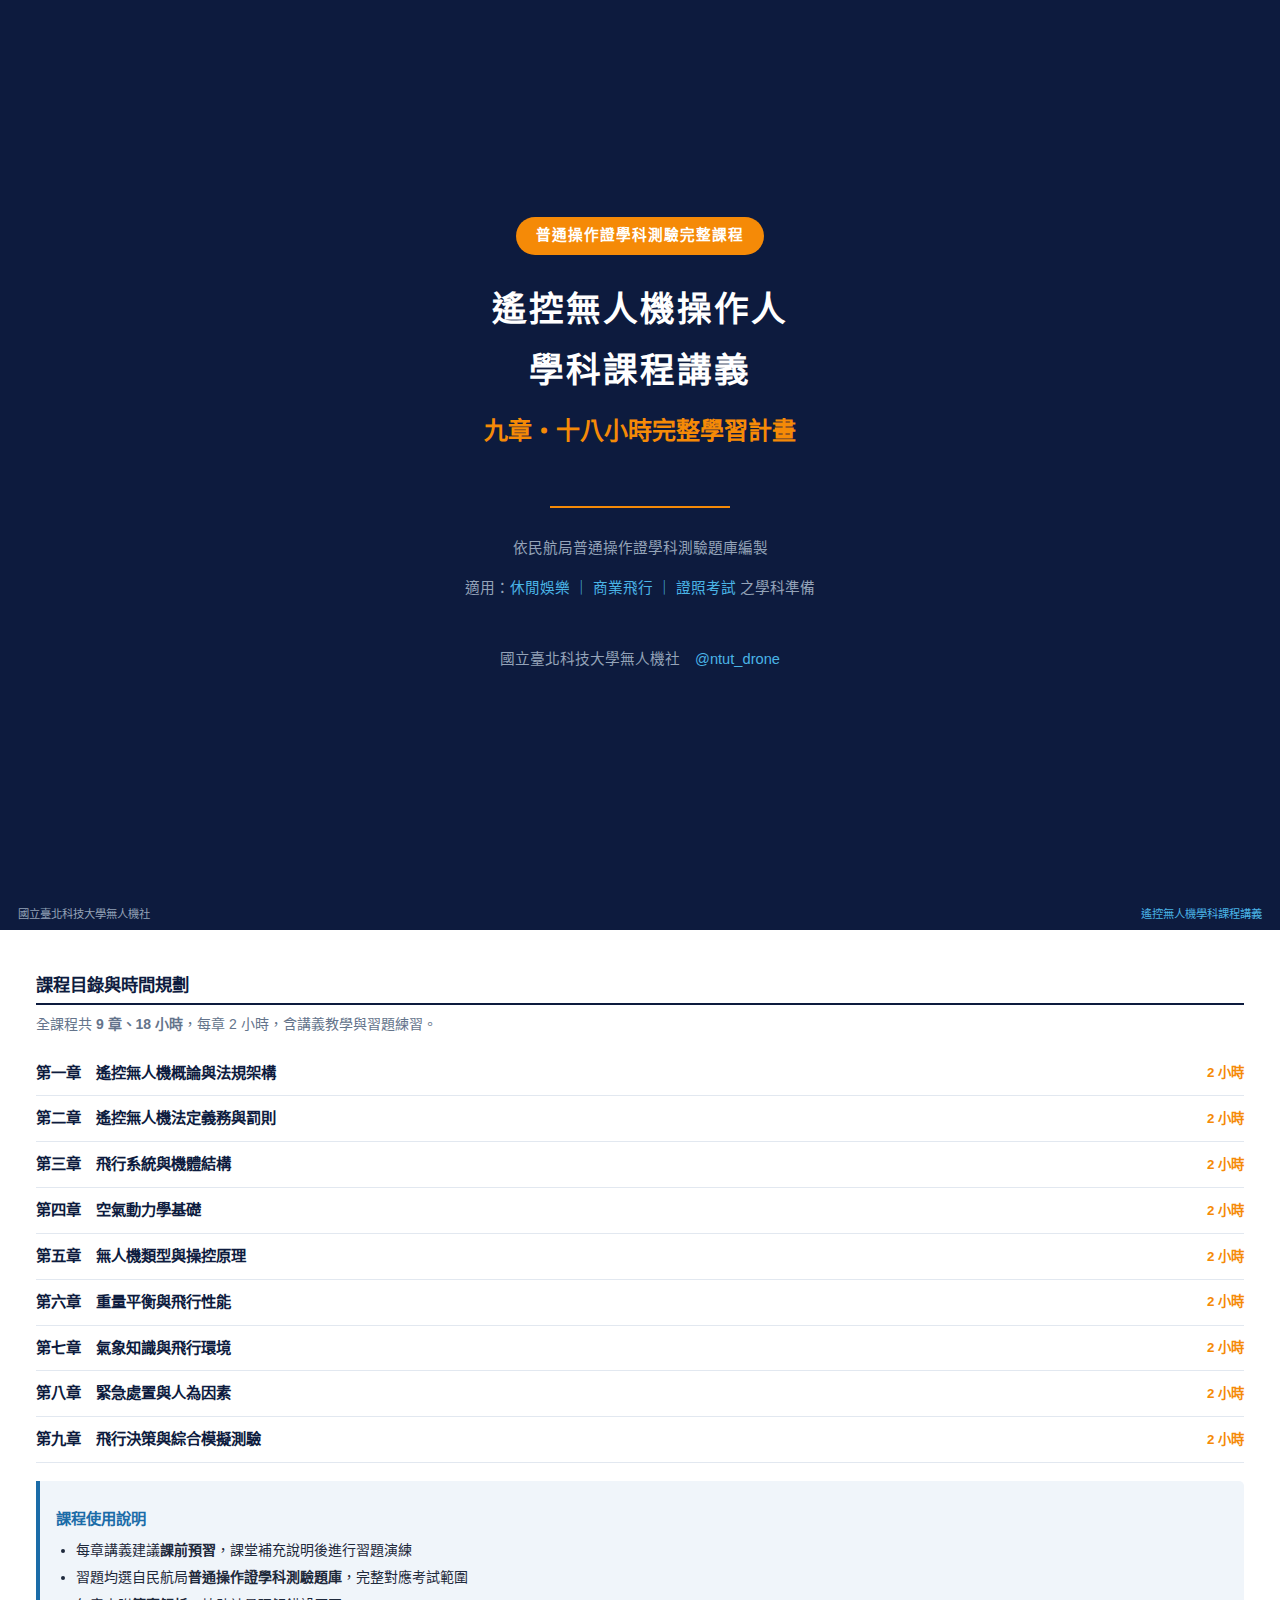
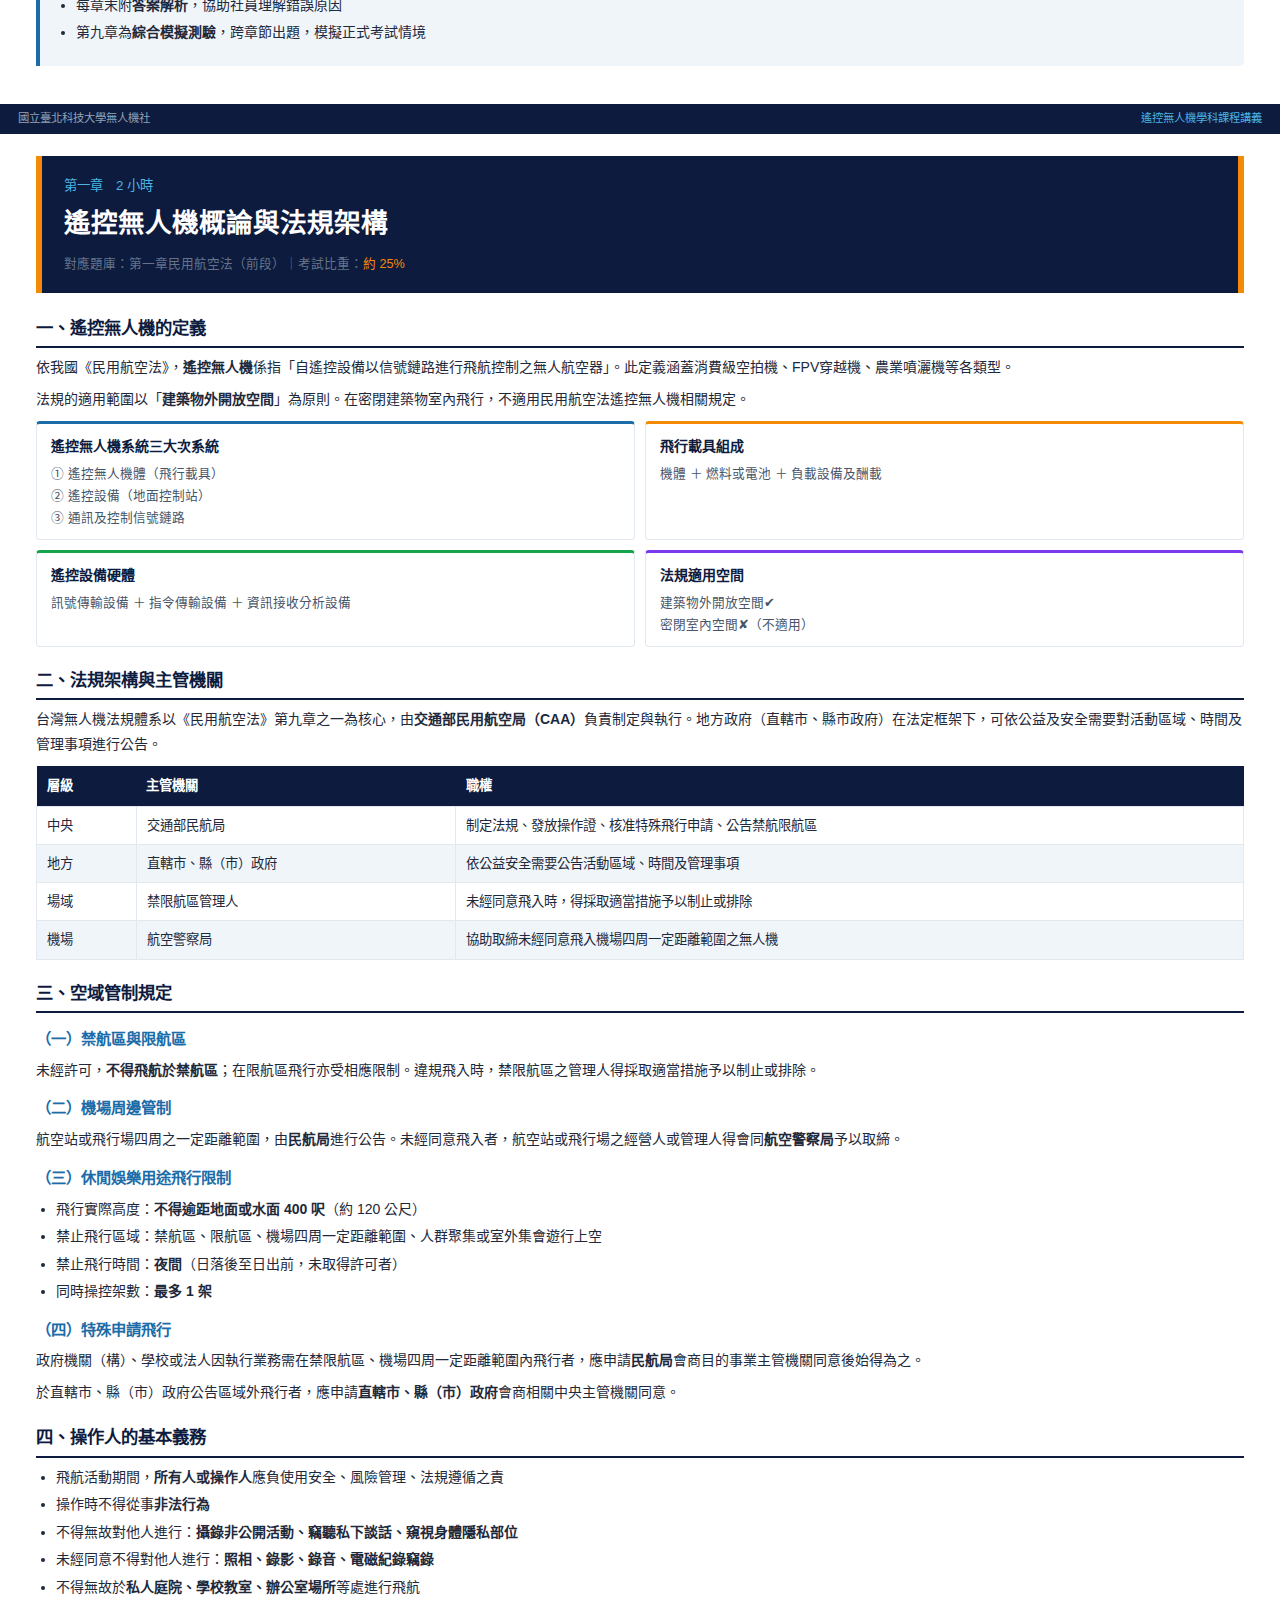
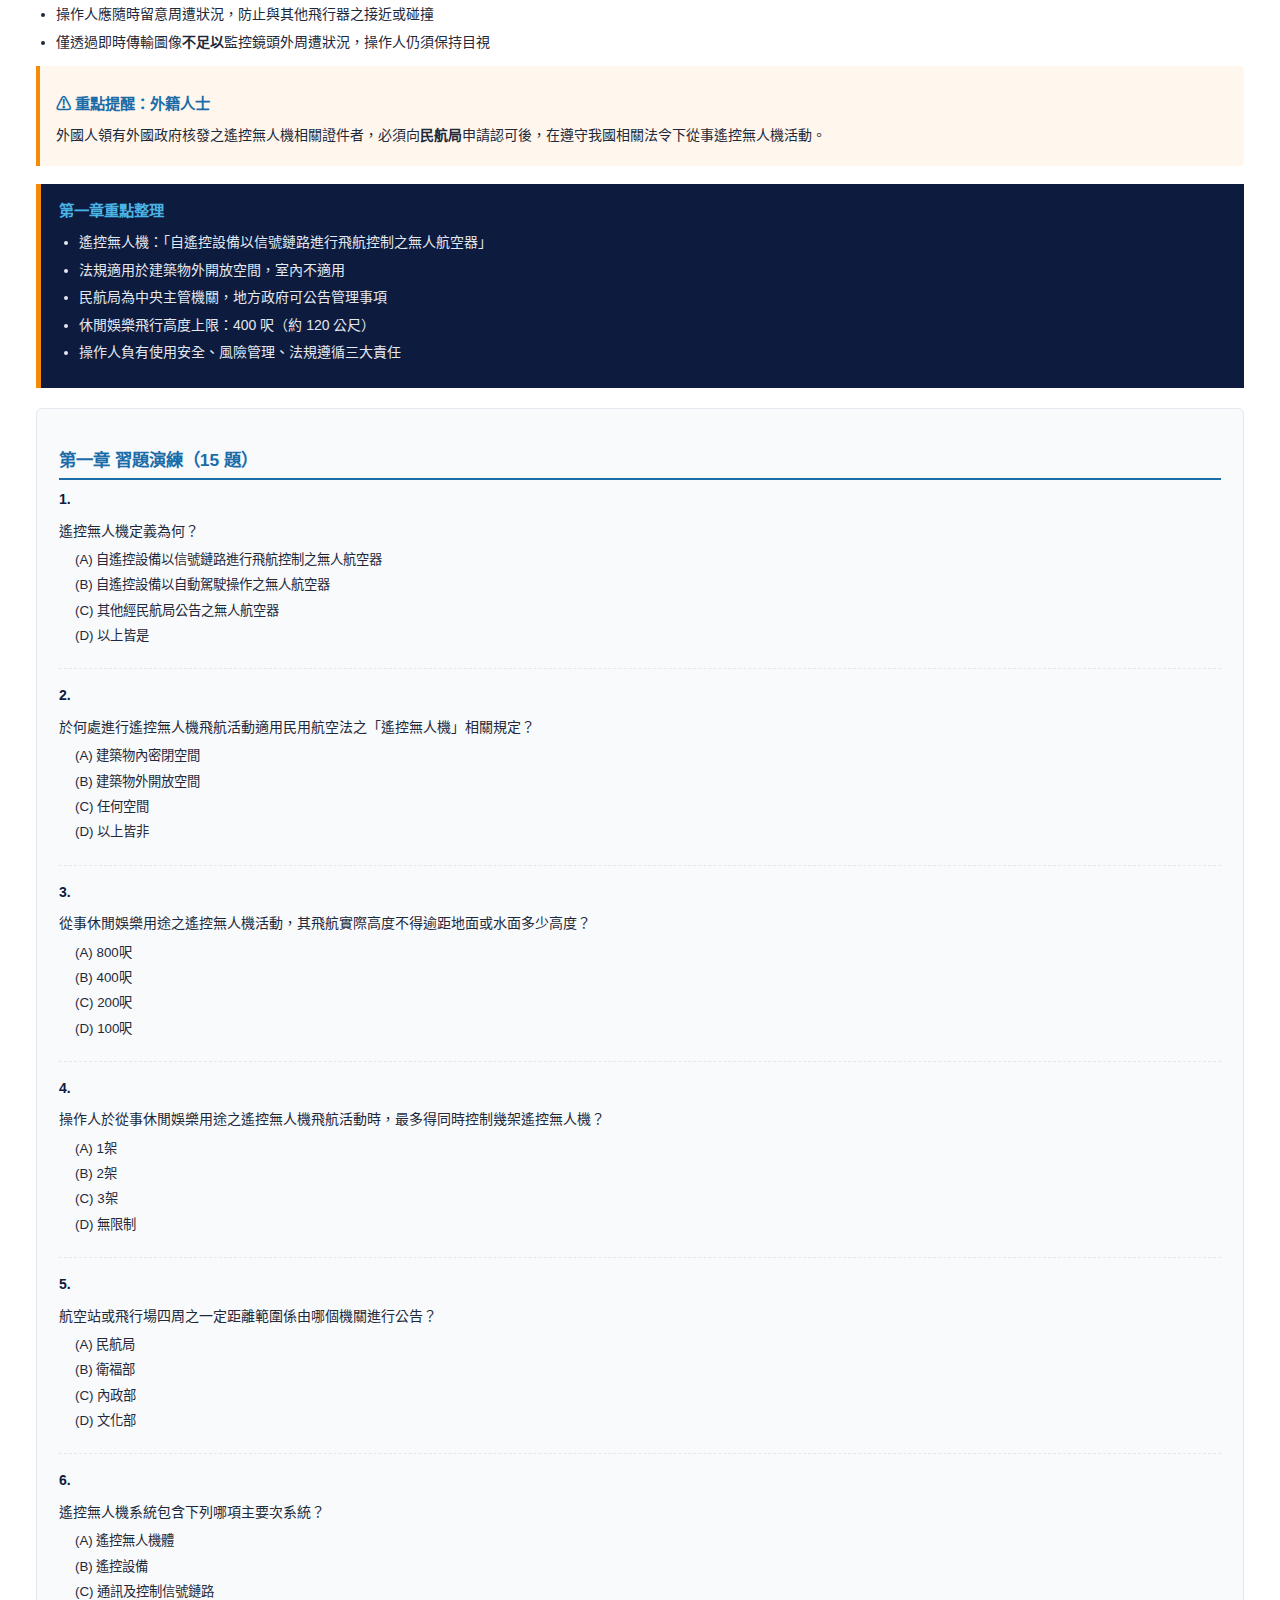
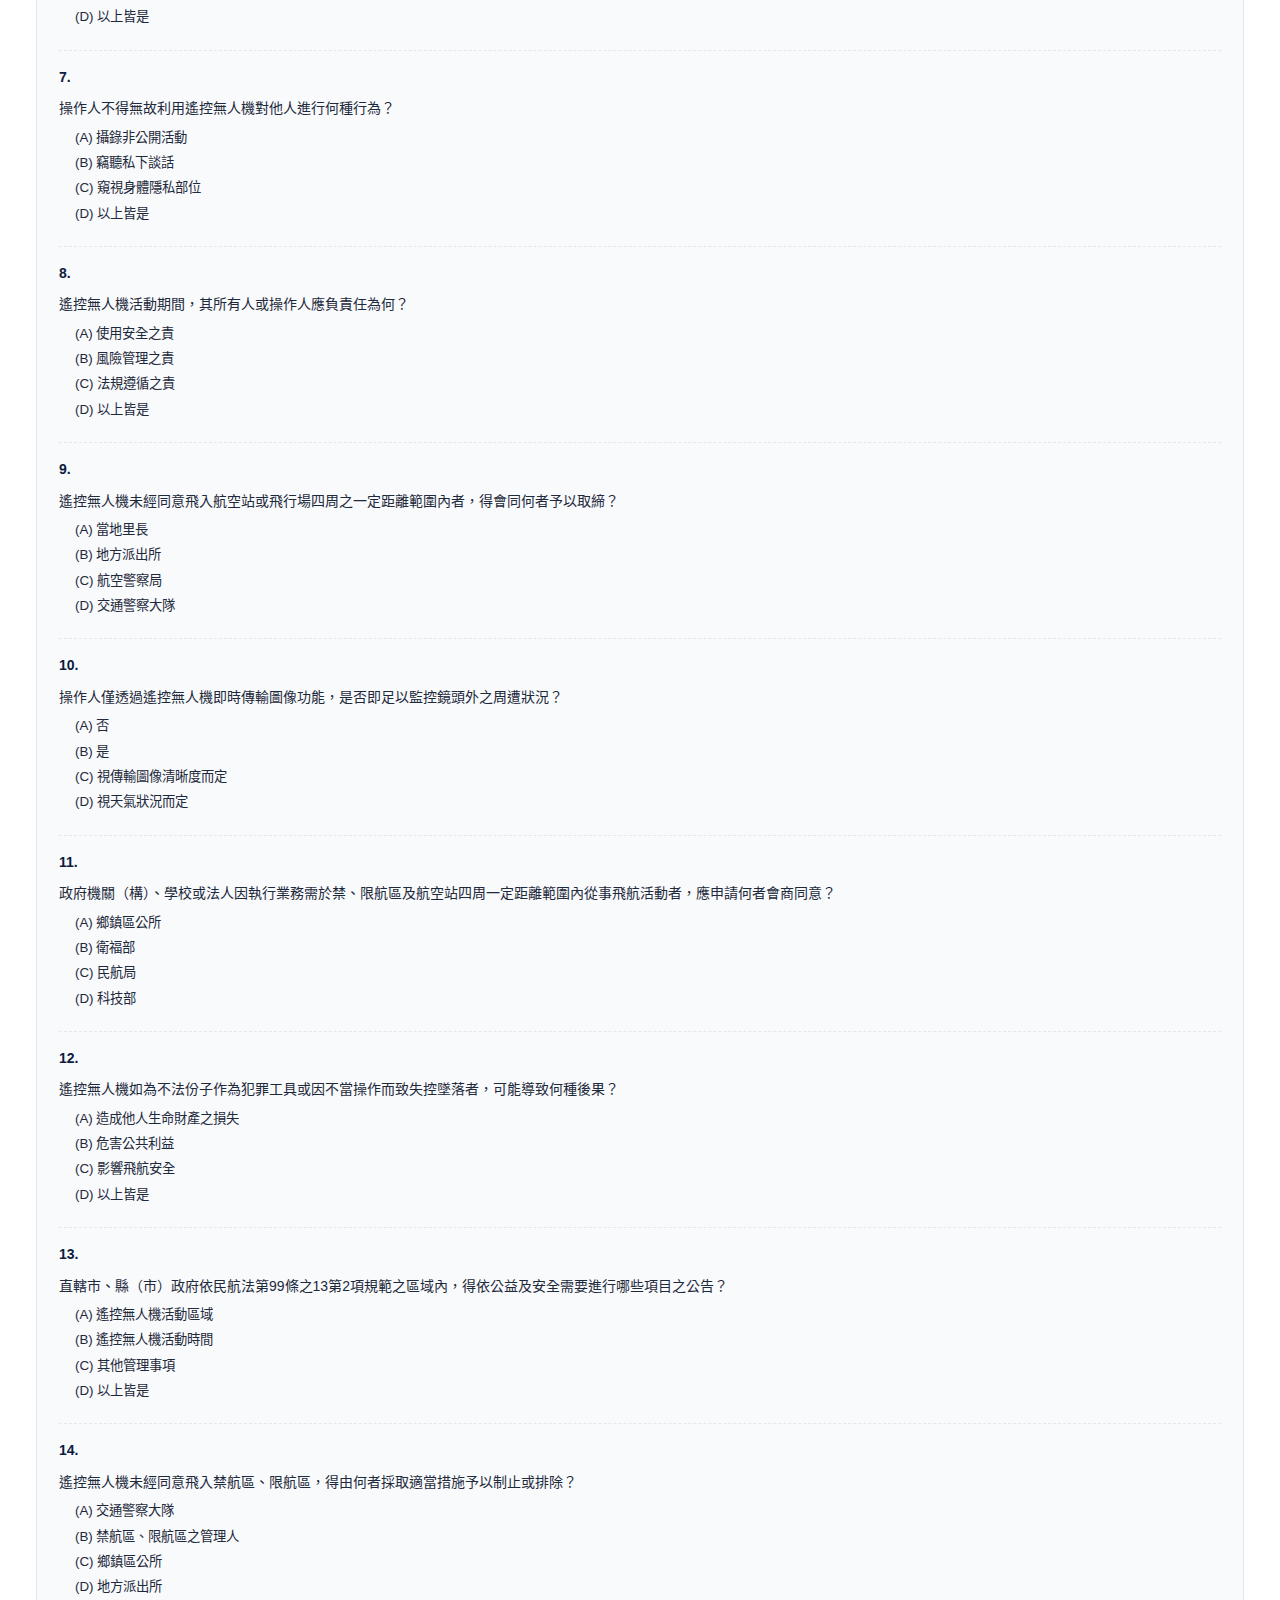
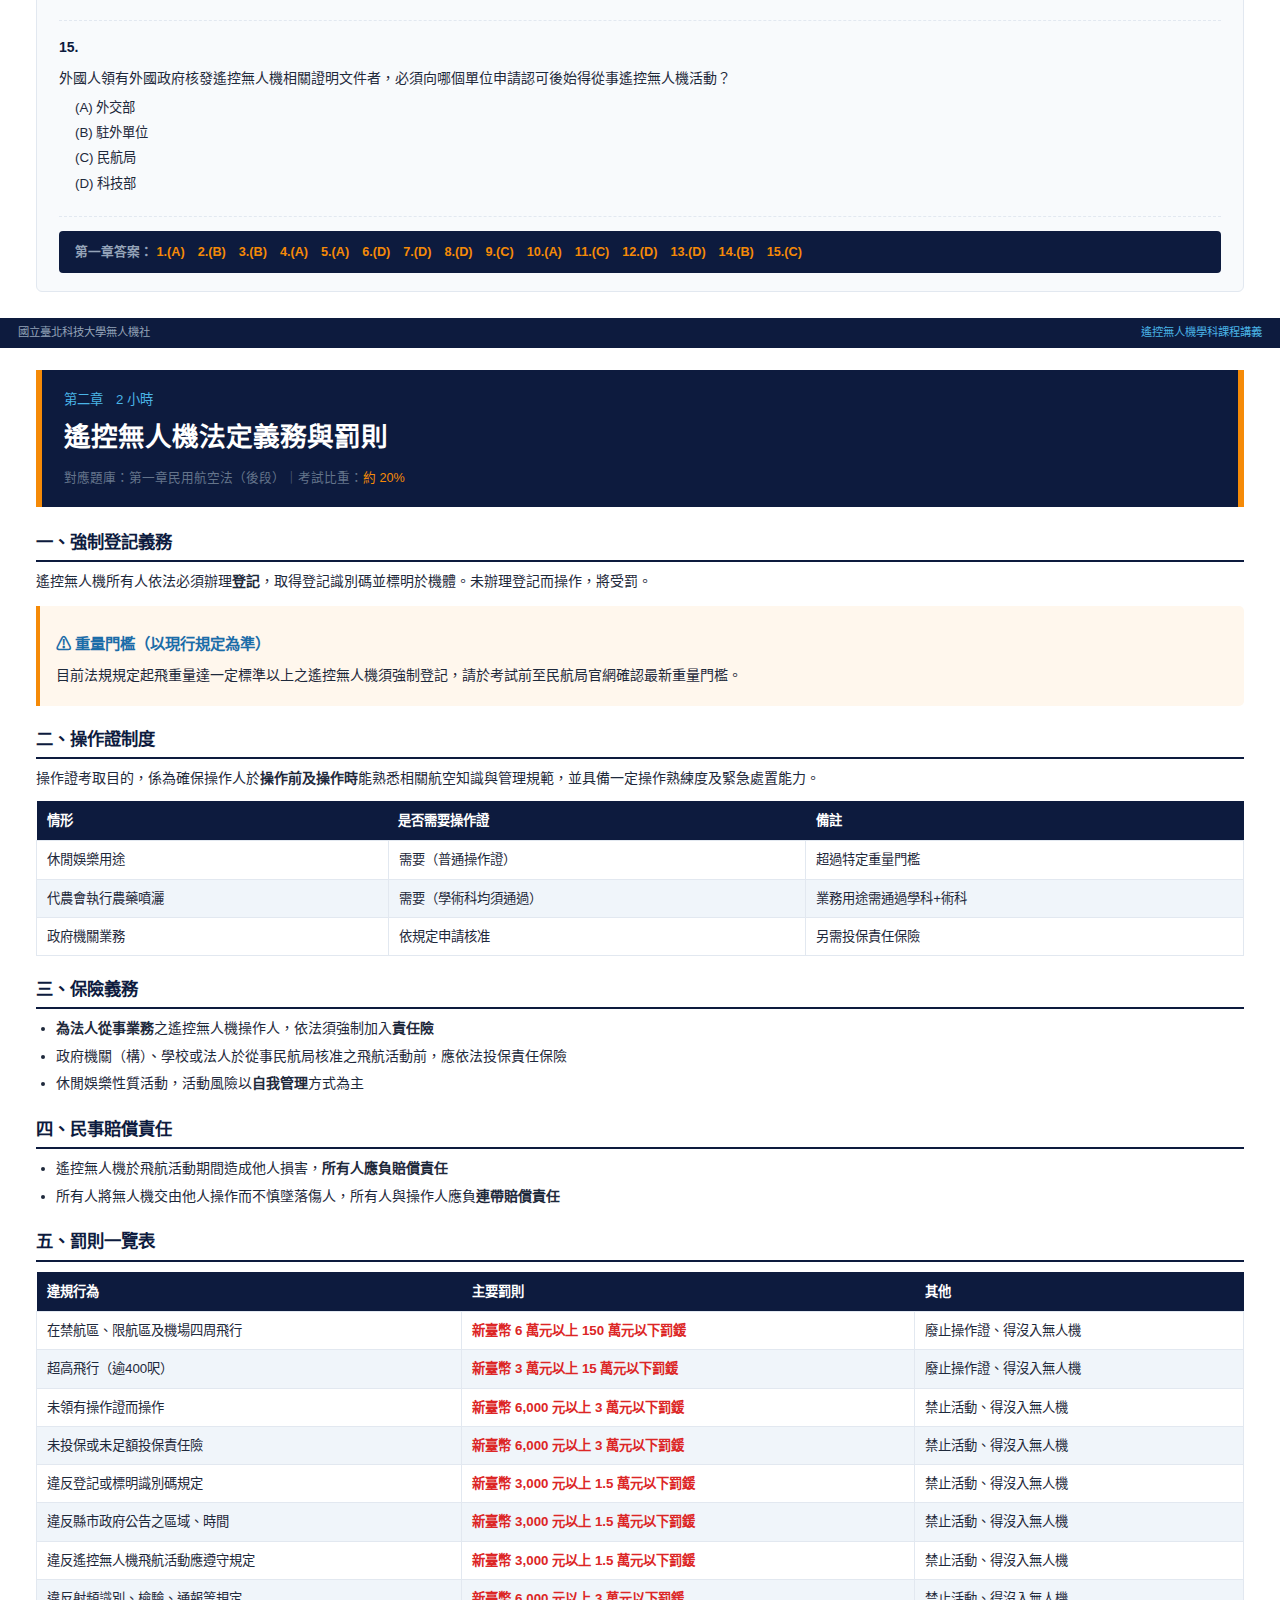
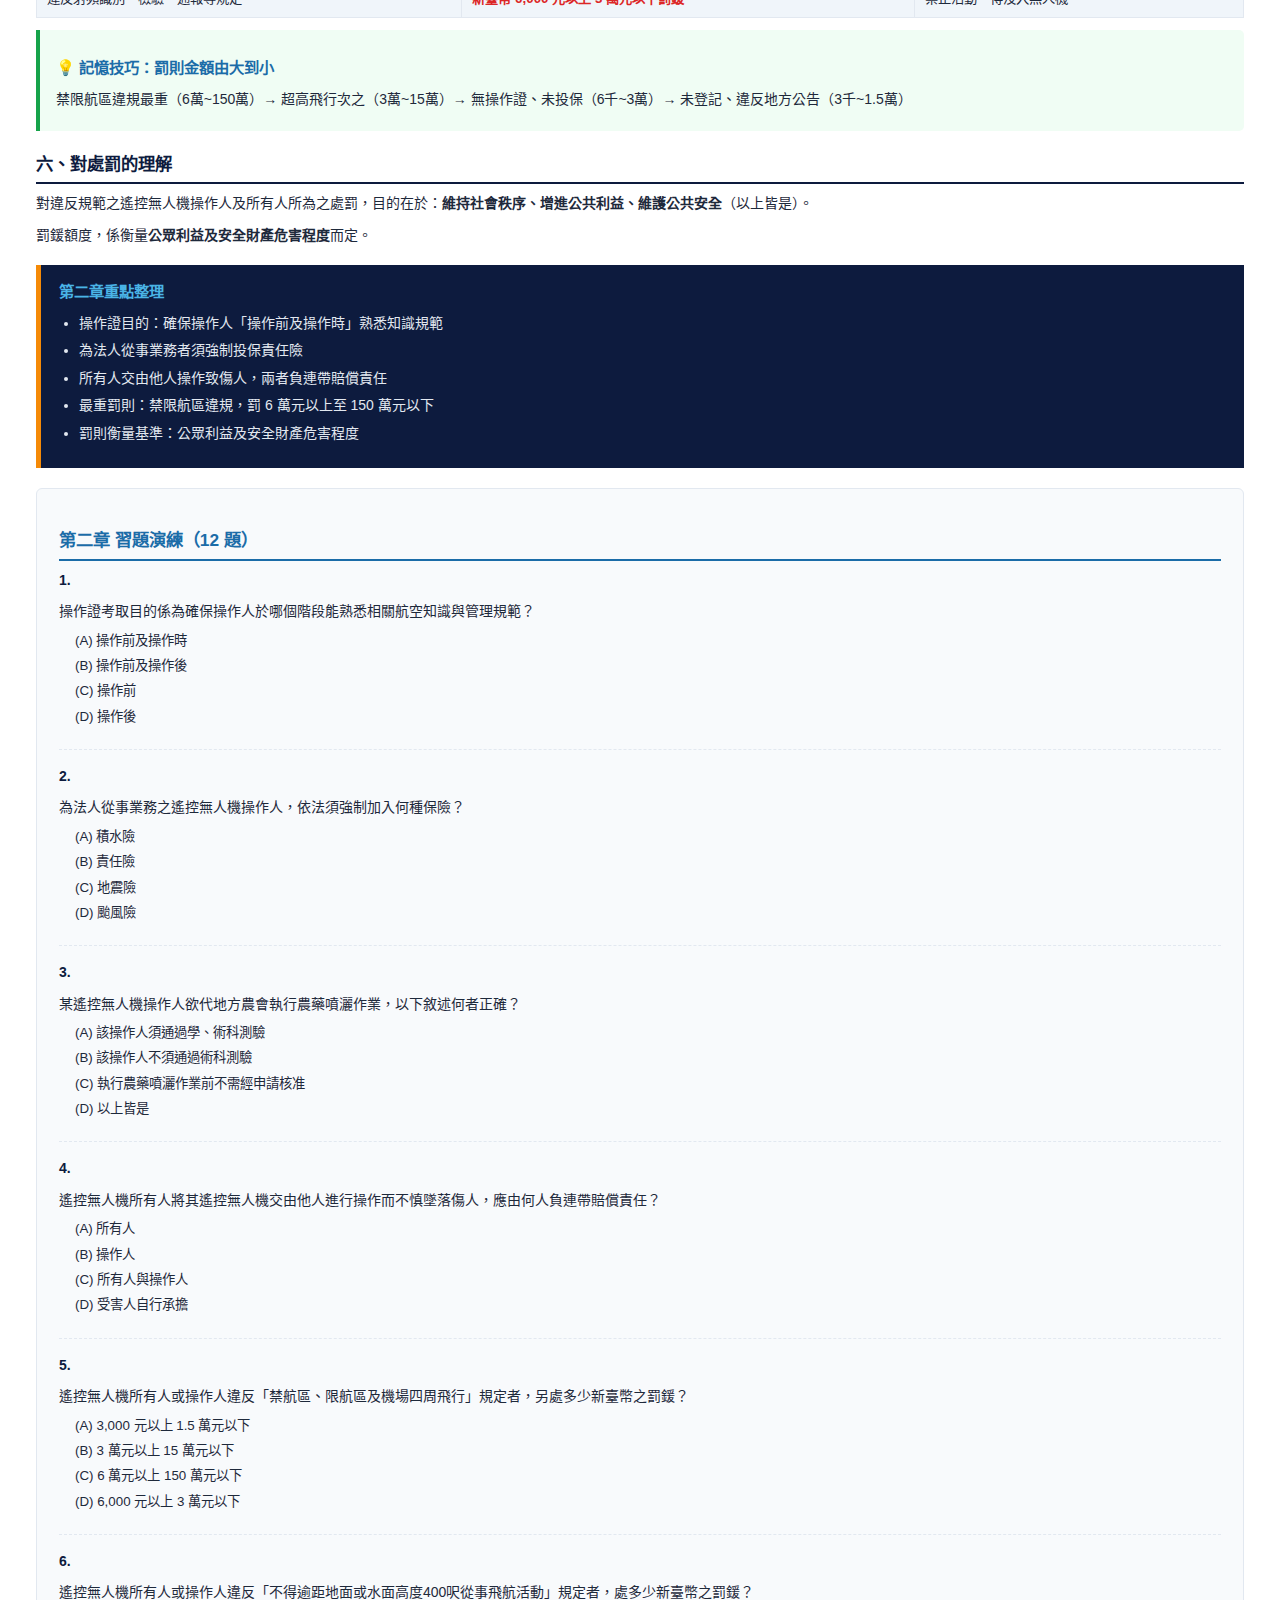
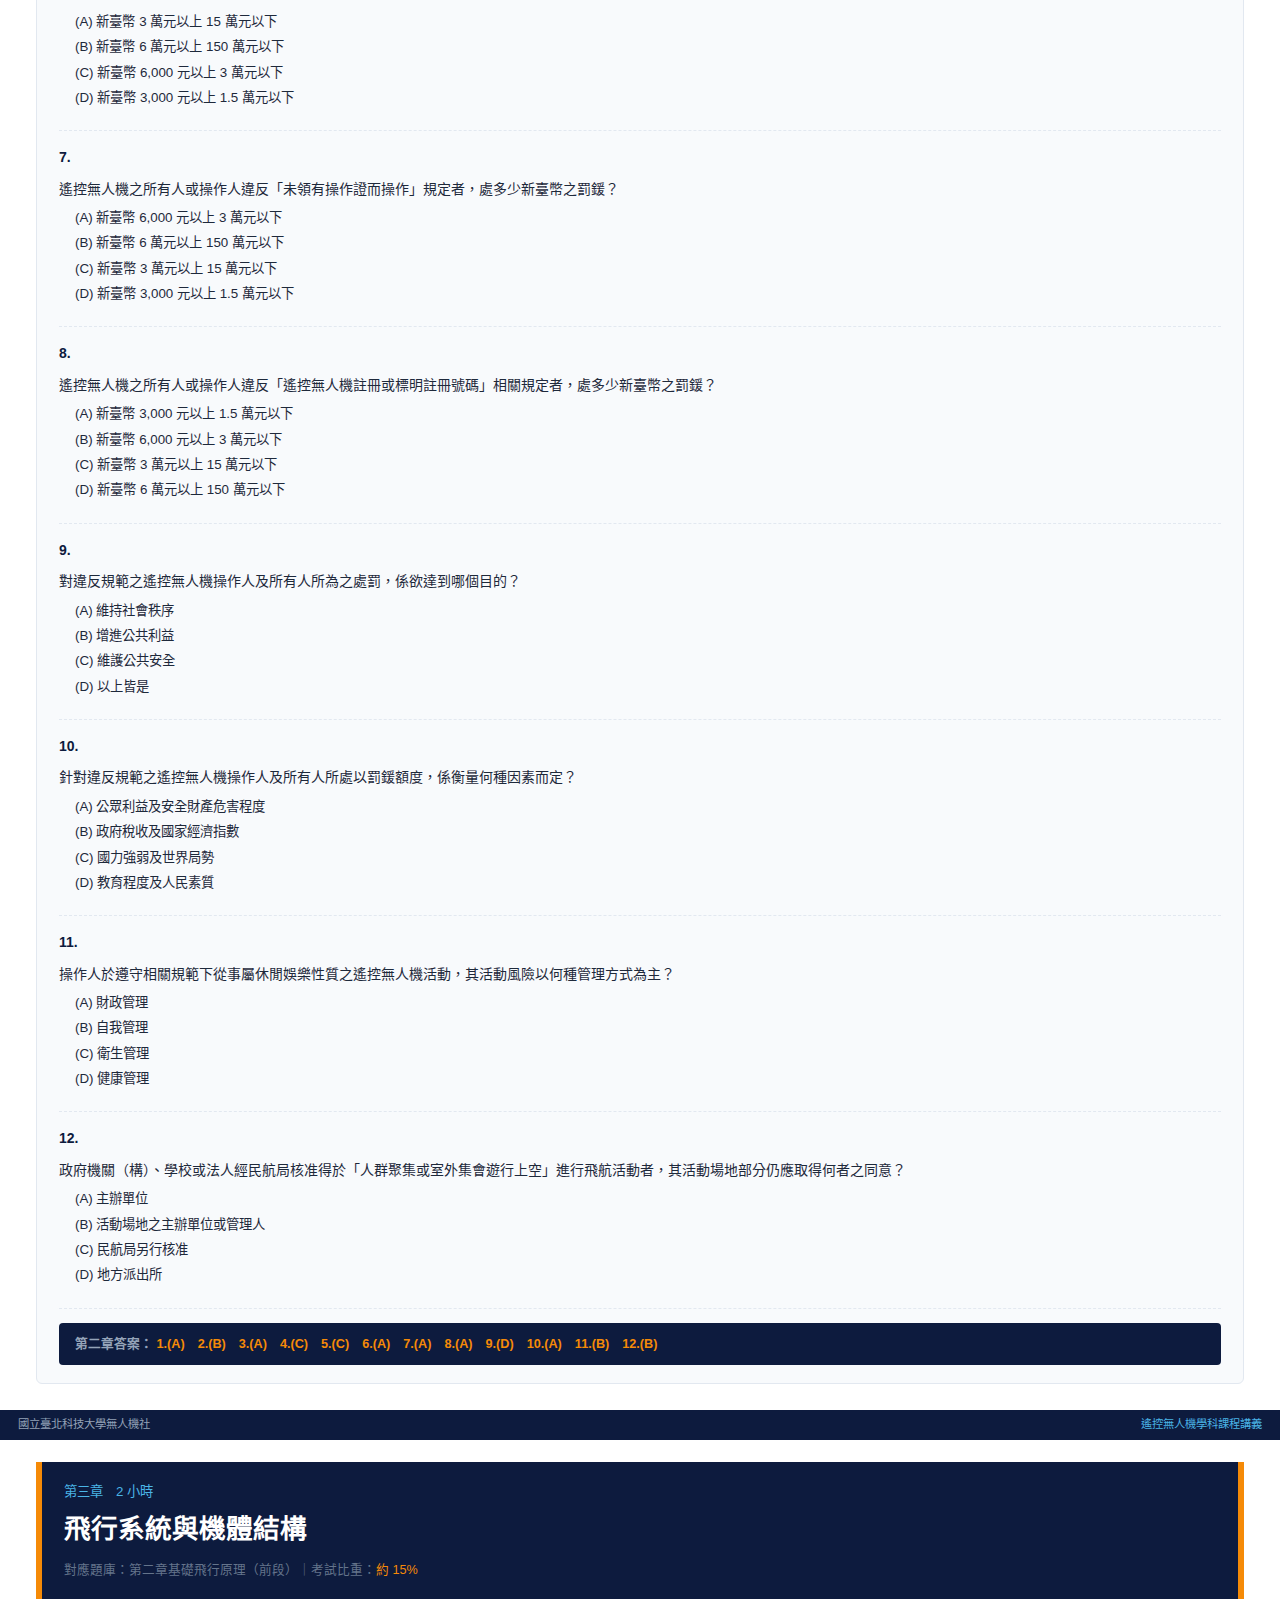
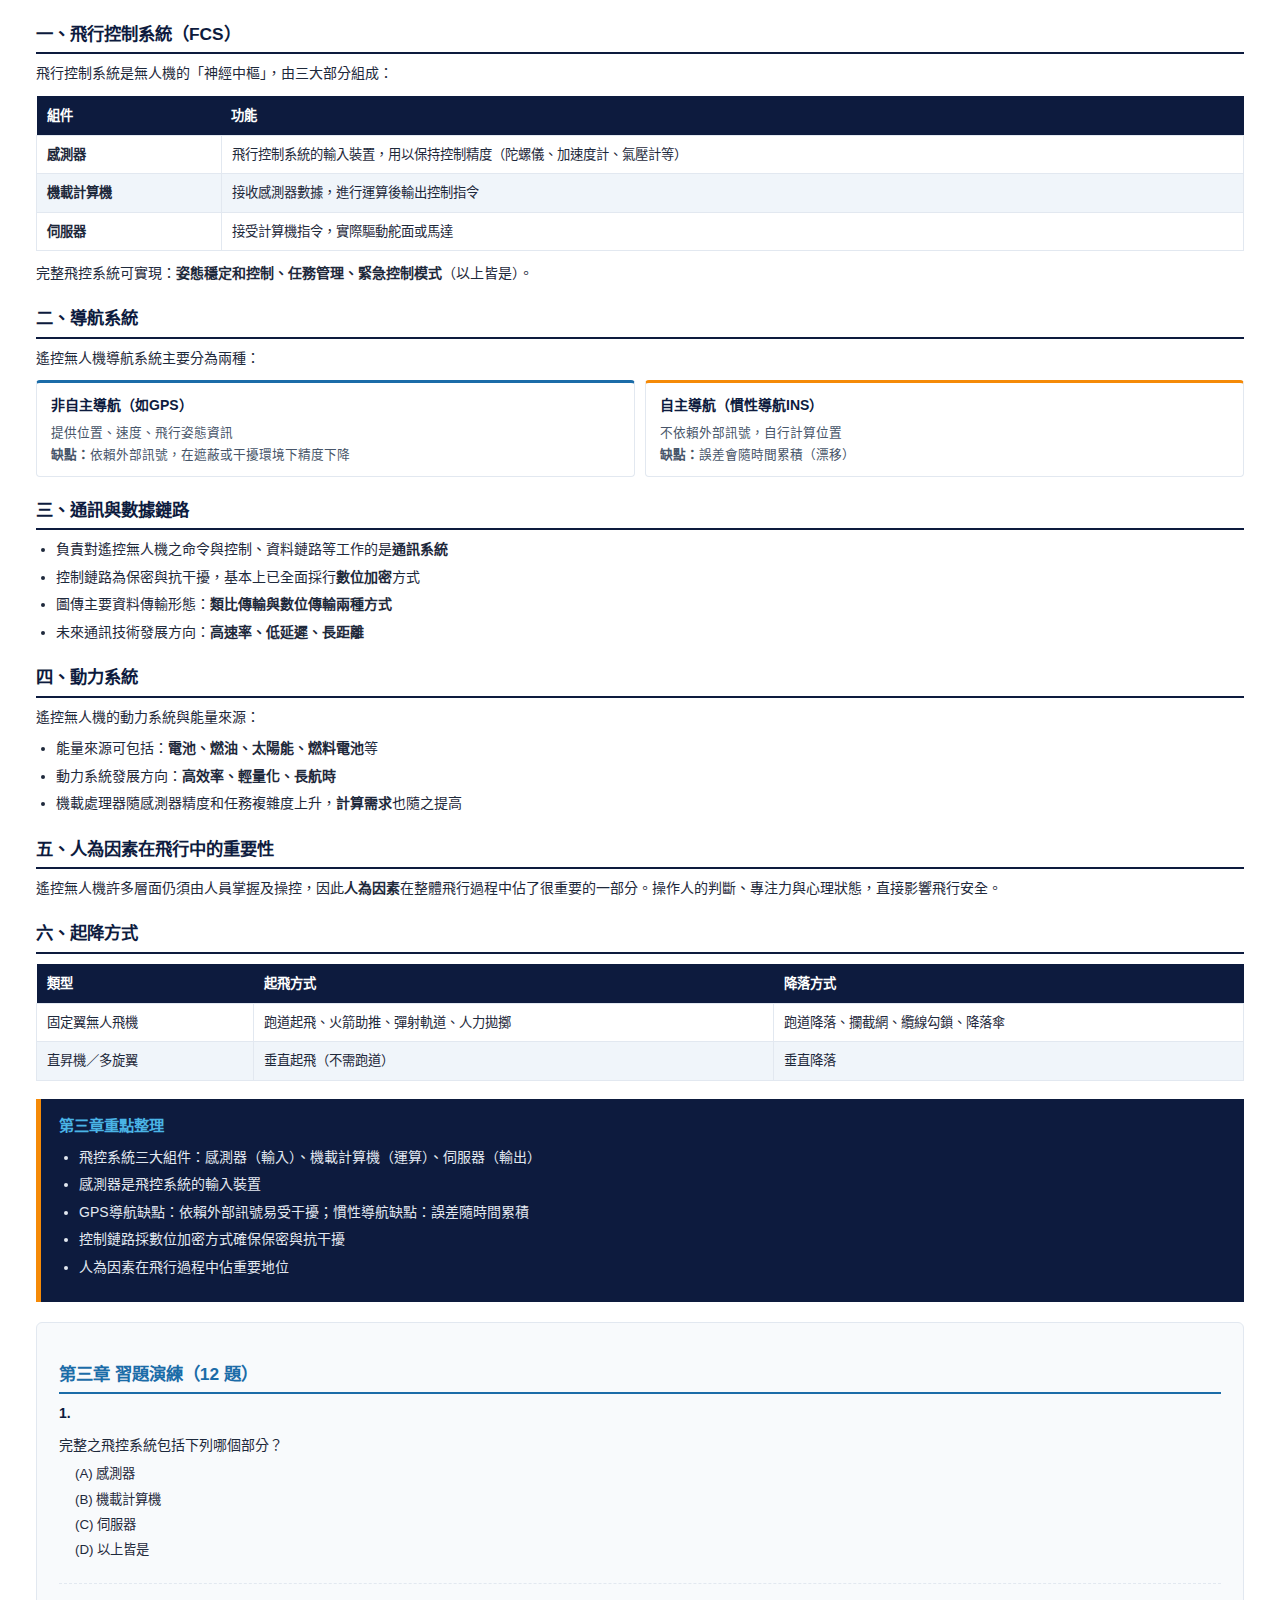
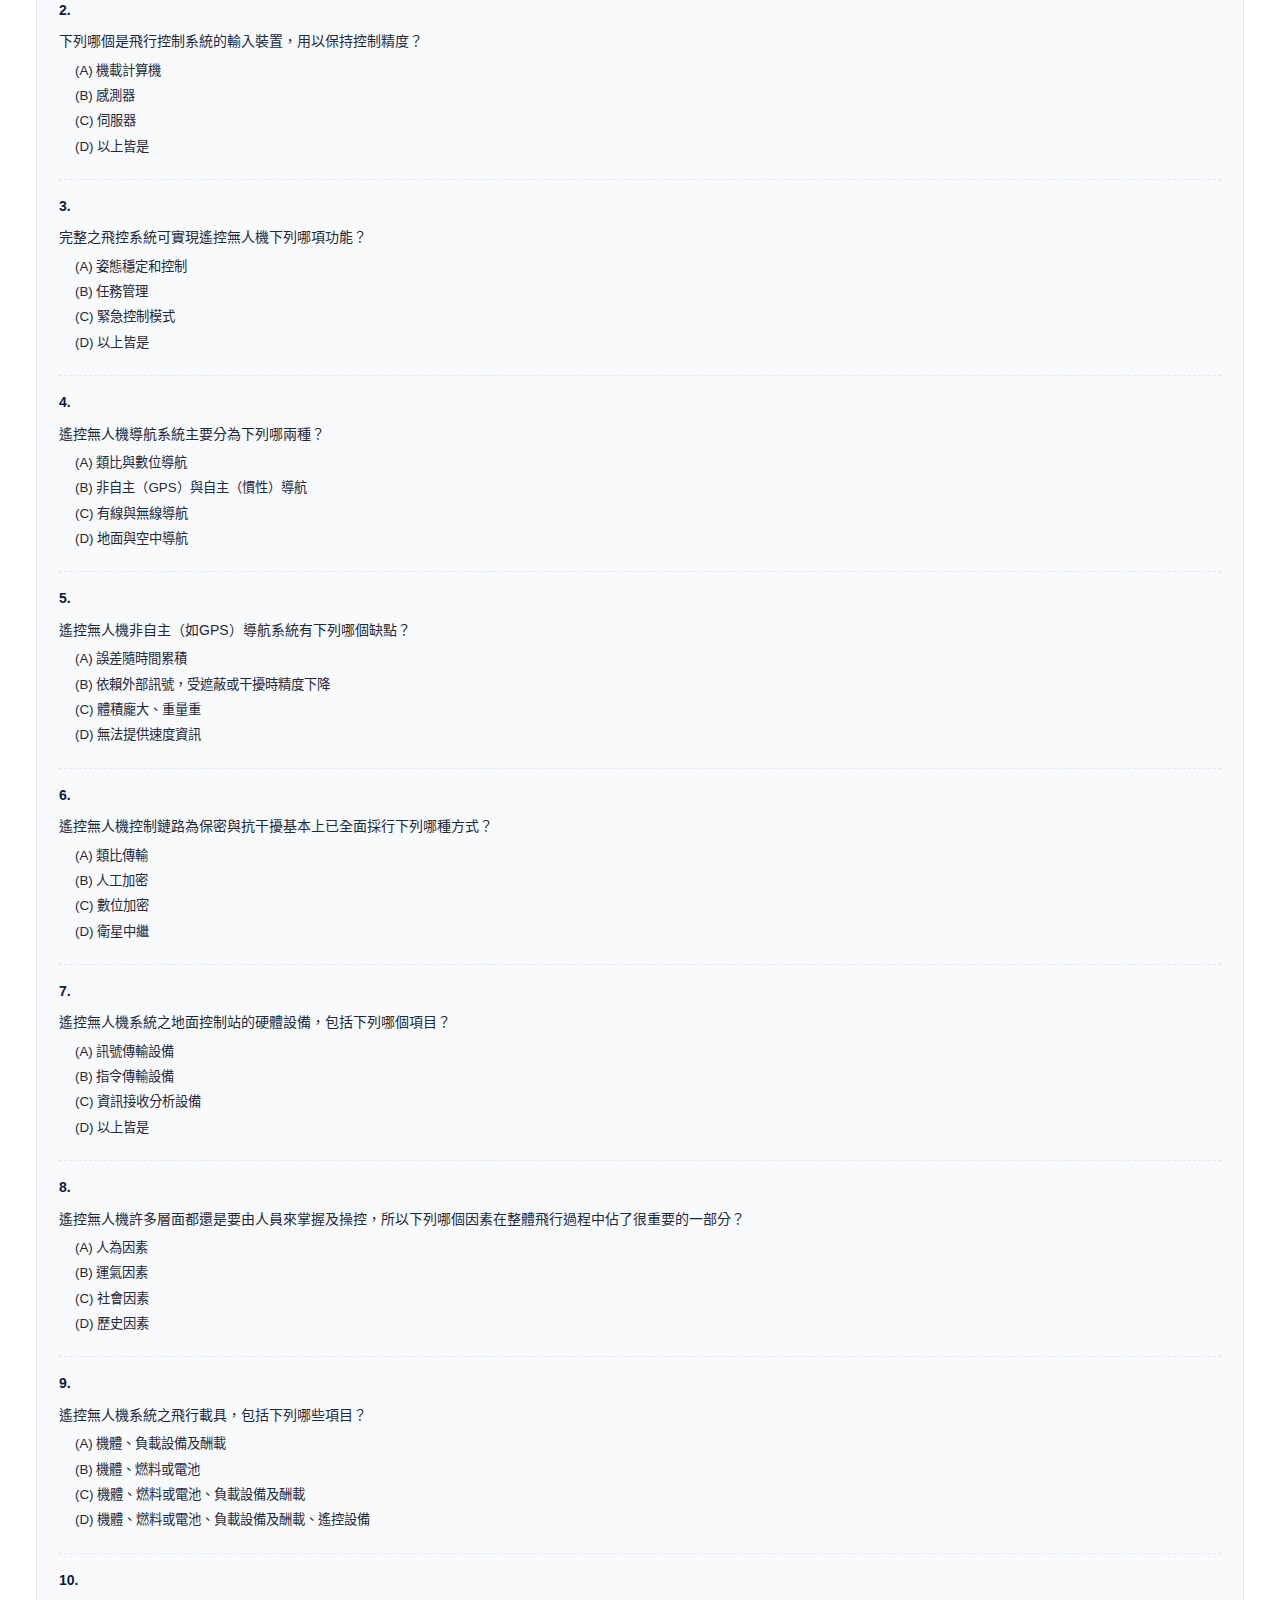
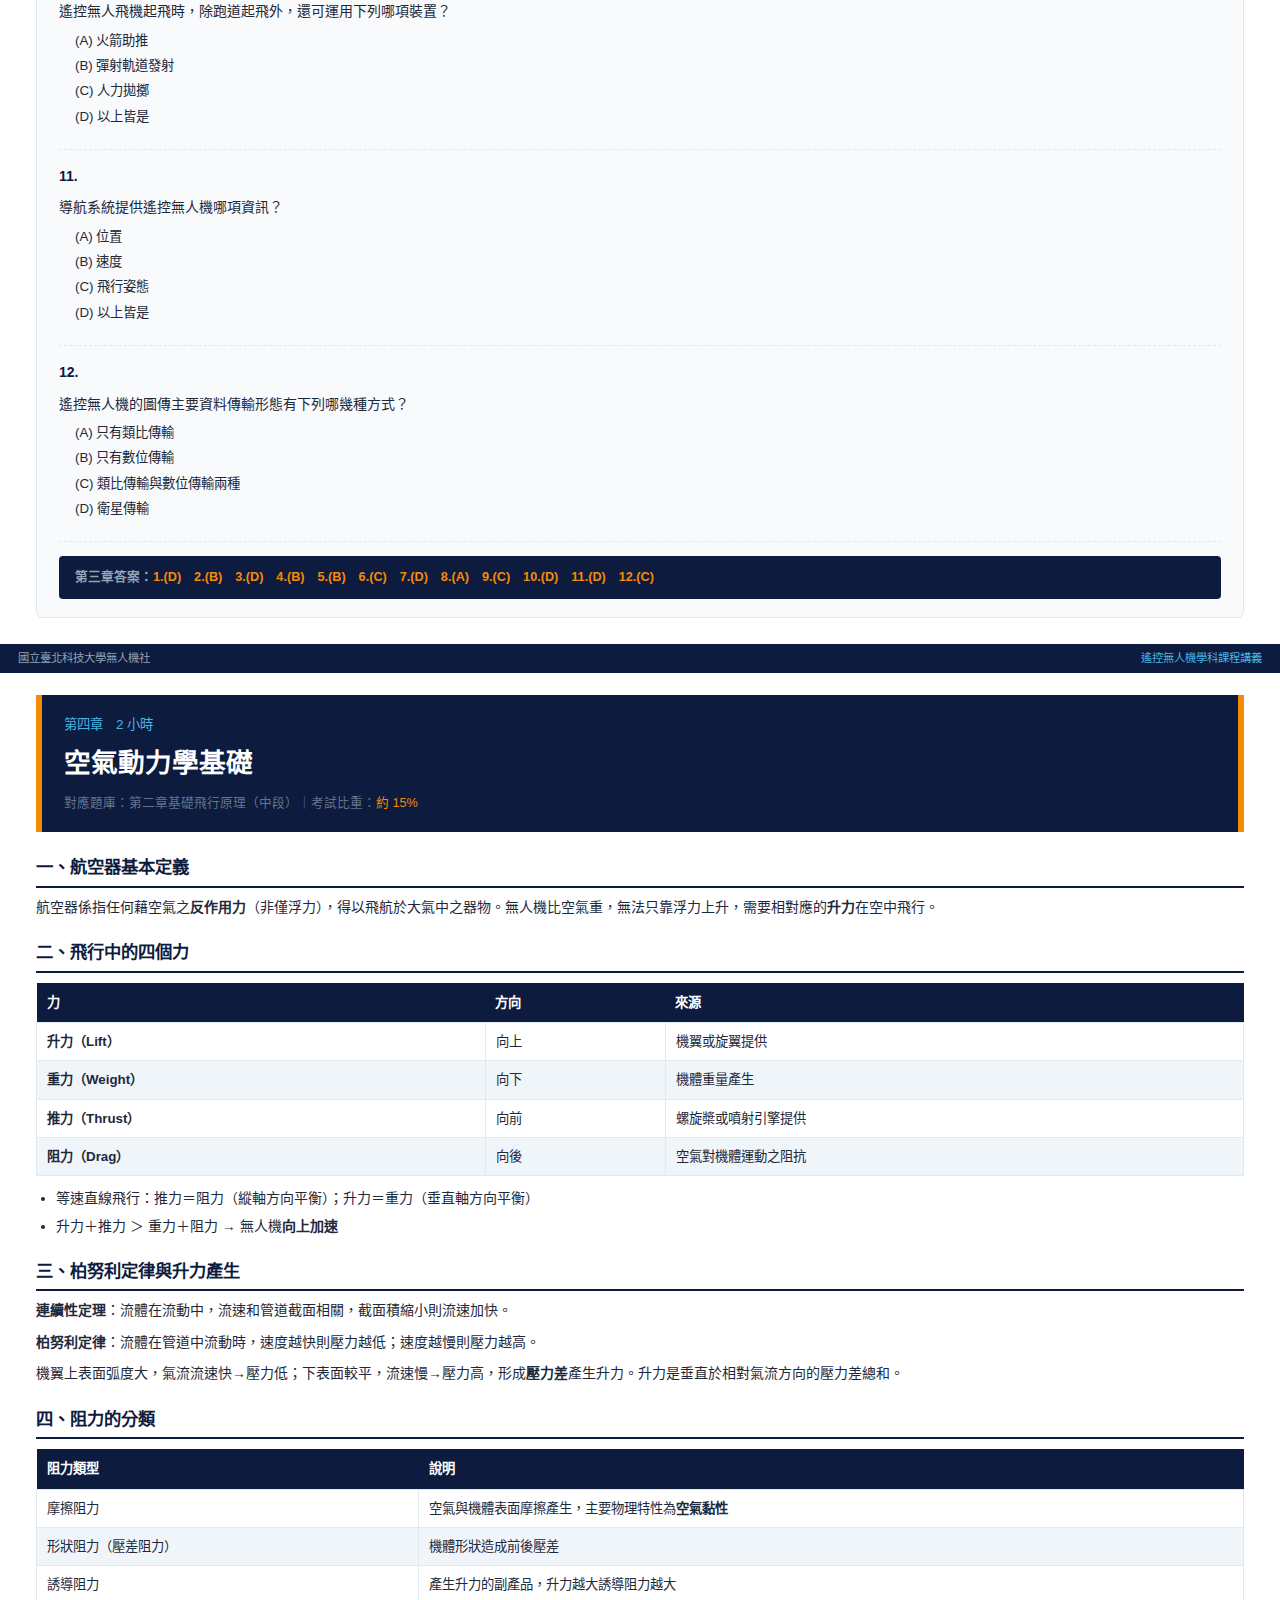
<file: full_handbook.html>
<!DOCTYPE html>
<html lang="zh-TW">
<head>
<meta charset="UTF-8">
<style>
* { margin:0; padding:0; box-sizing:border-box; }
body {
  font-family: 'Microsoft JhengHei', 'PingFang TC', sans-serif;
  font-size: 10.5pt;
  color: #1E293B;
  line-height: 1.75;
  background: white;
}
.page-break { page-break-after: always; }

/* Cover */
.cover {
  background: #0D1B3E;
  min-height: 100vh;
  display: flex; flex-direction: column;
  align-items: center; justify-content: center;
  padding: 60px 80px; text-align: center;
}
.cover h1 { font-size:26pt; font-weight:900; color:white; margin-bottom:10px; letter-spacing:2px; }
.cover h2 { font-size:18pt; font-weight:700; color:#F58A07; margin-bottom:30px; }
.cover hr { width:180px; border:none; border-top:2px solid #F58A07; margin:24px auto; }
.cover-meta { color:#94A3B8; font-size:11pt; line-height:2.2; }
.cover-meta span { color:#4AB4E6; }
.cover-badge {
  display:inline-block; background:#F58A07; color:white;
  padding:6px 20px; border-radius:20px; font-size:11pt;
  font-weight:700; margin-bottom:24px; letter-spacing:1px;
}

/* Page chrome */
.page-header {
  background:#0D1B3E; color:#94A3B8; font-size:8.5pt;
  padding:5px 18px; display:flex; justify-content:space-between;
}
.page-header span:last-child { color:#4AB4E6; }
.page { padding:22px 36px 26px 36px; }

/* Chapter header */
.ch-header {
  background:#0D1B3E; padding:18px 22px;
  border-left:6px solid #F58A07; border-right:6px solid #F58A07;
  margin-bottom:20px;
}
.ch-header .ch-label { font-size:10pt; color:#4AB4E6; margin-bottom:3px; }
.ch-header h2 { font-size:20pt; font-weight:700; color:white; }
.ch-header .ch-meta { font-size:9.5pt; color:#64748B; margin-top:6px; }
.ch-header .ch-meta span { color:#F58A07; }

/* Section headings */
h3 { font-size:13pt; font-weight:700; color:#0D1B3E; margin:18px 0 7px;
  padding-bottom:3px; border-bottom:2px solid #0D1B3E; }
h4 { font-size:11.5pt; font-weight:700; color:#1B6CA8; margin:13px 0 5px; }

p { margin-bottom:7px; }
ul, ol { padding-left:20px; margin-bottom:9px; }
li { margin-bottom:3px; }

/* Tables */
table { width:100%; border-collapse:collapse; margin:10px 0; font-size:10pt; }
thead tr { background:#0D1B3E; color:white; }
thead th { padding:8px 10px; text-align:left; font-weight:700; }
tbody tr:nth-child(odd)  { background:white; }
tbody tr:nth-child(even) { background:#F0F5FA; }
tbody td { padding:7px 10px; border:1px solid #E2E8F0; vertical-align:top; }

/* Boxes */
.info-box { background:#F0F5FA; border-left:4px solid #1B6CA8; padding:12px 16px; margin:12px 0; border-radius:0 5px 5px 0; }
.warn-box { background:#FFF7ED; border-left:4px solid #F58A07; padding:12px 16px; margin:12px 0; border-radius:0 5px 5px 0; }
.tip-box  { background:#F0FDF4; border-left:4px solid #16A34A; padding:12px 16px; margin:12px 0; border-radius:0 5px 5px 0; }
.summary-box { background:#0D1B3E; color:white; padding:14px 18px; margin-top:18px; border-left:5px solid #F58A07; }
.summary-box h4 { color:#4AB4E6; margin-top:0; }
.summary-box li { color:#E2E8F0; margin-bottom:3px; }

strong { font-weight:700; }
.red { color:#DC2626; font-weight:700; }
.key { color:#F58A07; font-weight:700; }
.blue { color:#1B6CA8; font-weight:700; }

/* Quiz section */
.quiz-section { background:#F8FAFC; border:1px solid #E2E8F0; padding:18px 22px; margin-top:20px; border-radius:6px; }
.quiz-section h3 { border-bottom:2px solid #1B6CA8; color:#1B6CA8; }
.q-item { margin-bottom:14px; padding-bottom:12px; border-bottom:1px dashed #E2E8F0; }
.q-item:last-child { border-bottom:none; }
.q-num { font-weight:700; color:#0D1B3E; }
.q-text { margin-bottom:5px; }
.q-opts { padding-left:16px; }
.q-opts li { list-style:none; margin-bottom:2px; font-size:10pt; }
.answer-key { background:#0D1B3E; color:#94A3B8; padding:10px 16px; margin-top:14px; font-size:9.5pt; border-radius:4px; }
.answer-key span { color:#F58A07; font-weight:700; }

/* TOC */
.toc-ch { display:flex; justify-content:space-between; align-items:center;
  padding:9px 0; border-bottom:1px solid #E2E8F0; }
.toc-ch-name { font-weight:700; color:#0D1B3E; font-size:11.5pt; }
.toc-ch-hours { color:#F58A07; font-size:10pt; font-weight:700; }
.toc-topic { color:#64748B; font-size:10pt; }

/* Key concept card */
.concept-grid { display:grid; grid-template-columns:1fr 1fr; gap:10px; margin:10px 0; }
.concept-card { background:white; border:1px solid #E2E8F0; padding:10px 14px; border-radius:4px; border-top:3px solid #1B6CA8; }
.concept-card.orange { border-top-color:#F58A07; }
.concept-card.green  { border-top-color:#16A34A; }
.concept-card.purple { border-top-color:#7C3AED; }
.concept-card h5 { font-size:10.5pt; font-weight:700; color:#0D1B3E; margin-bottom:4px; }
.concept-card p  { font-size:9.5pt; color:#475569; margin:0; }
</style>
</head>
<body>

<!-- ═══ COVER ═══ -->
<div class="cover">
  <div class="cover-badge">普通操作證學科測驗完整課程</div>
  <h1>遙控無人機操作人<br>學科課程講義</h1>
  <h2>九章・十八小時完整學習計畫</h2>
  <hr>
  <div class="cover-meta">
    <p>依民航局普通操作證學科測驗題庫編製</p>
    <p>適用：<span>休閒娛樂 ｜ 商業飛行 ｜ 證照考試</span> 之學科準備</p>
    <br>
    <p>國立臺北科技大學無人機社　<span>@ntut_drone</span></p>
  </div>
</div>
<div class="page-break"></div>

<!-- ═══ TOC ═══ -->
<div class="page-header"><span>國立臺北科技大學無人機社</span><span>遙控無人機學科課程講義</span></div>
<div class="page">
  <h3>課程目錄與時間規劃</h3>
  <p style="color:#64748B; margin-bottom:14px;">全課程共 <strong>9 章、18 小時</strong>，每章 2 小時，含講義教學與習題練習。</p>

  <div class="toc-ch"><span class="toc-ch-name">第一章　遙控無人機概論與法規架構</span><span class="toc-ch-hours">2 小時</span></div>
  <div class="toc-ch"><span class="toc-ch-name">第二章　遙控無人機法定義務與罰則</span><span class="toc-ch-hours">2 小時</span></div>
  <div class="toc-ch"><span class="toc-ch-name">第三章　飛行系統與機體結構</span><span class="toc-ch-hours">2 小時</span></div>
  <div class="toc-ch"><span class="toc-ch-name">第四章　空氣動力學基礎</span><span class="toc-ch-hours">2 小時</span></div>
  <div class="toc-ch"><span class="toc-ch-name">第五章　無人機類型與操控原理</span><span class="toc-ch-hours">2 小時</span></div>
  <div class="toc-ch"><span class="toc-ch-name">第六章　重量平衡與飛行性能</span><span class="toc-ch-hours">2 小時</span></div>
  <div class="toc-ch"><span class="toc-ch-name">第七章　氣象知識與飛行環境</span><span class="toc-ch-hours">2 小時</span></div>
  <div class="toc-ch"><span class="toc-ch-name">第八章　緊急處置與人為因素</span><span class="toc-ch-hours">2 小時</span></div>
  <div class="toc-ch"><span class="toc-ch-name">第九章　飛行決策與綜合模擬測驗</span><span class="toc-ch-hours">2 小時</span></div>

  <div class="info-box" style="margin-top:18px;">
    <h4>課程使用說明</h4>
    <ul>
      <li>每章講義建議<strong>課前預習</strong>，課堂補充說明後進行習題演練</li>
      <li>習題均選自民航局<strong>普通操作證學科測驗題庫</strong>，完整對應考試範圍</li>
      <li>每章末附<strong>答案解析</strong>，協助社員理解錯誤原因</li>
      <li>第九章為<strong>綜合模擬測驗</strong>，跨章節出題，模擬正式考試情境</li>
    </ul>
  </div>
</div>
<div class="page-break"></div>

<!-- ═══════════════════════════════════════════
     CHAPTER 1: 概論與法規架構
════════════════════════════════════════════ -->
<div class="page-header"><span>國立臺北科技大學無人機社</span><span>遙控無人機學科課程講義</span></div>
<div class="page">
<div class="ch-header">
  <div class="ch-label">第一章　2 小時</div>
  <h2>遙控無人機概論與法規架構</h2>
  <div class="ch-meta">對應題庫：第一章民用航空法（前段）｜考試比重：<span>約 25%</span></div>
</div>

<h3>一、遙控無人機的定義</h3>
<p>依我國《民用航空法》，<strong>遙控無人機</strong>係指「自遙控設備以信號鏈路進行飛航控制之無人航空器」。此定義涵蓋消費級空拍機、FPV穿越機、農業噴灑機等各類型。</p>
<p>法規的適用範圍以「<strong>建築物外開放空間</strong>」為原則。在密閉建築物室內飛行，不適用民用航空法遙控無人機相關規定。</p>

<div class="concept-grid">
  <div class="concept-card">
    <h5>遙控無人機系統三大次系統</h5>
    <p>① 遙控無人機體（飛行載具）<br>② 遙控設備（地面控制站）<br>③ 通訊及控制信號鏈路</p>
  </div>
  <div class="concept-card orange">
    <h5>飛行載具組成</h5>
    <p>機體 ＋ 燃料或電池 ＋ 負載設備及酬載</p>
  </div>
  <div class="concept-card green">
    <h5>遙控設備硬體</h5>
    <p>訊號傳輸設備 ＋ 指令傳輸設備 ＋ 資訊接收分析設備</p>
  </div>
  <div class="concept-card purple">
    <h5>法規適用空間</h5>
    <p>建築物外開放空間✔<br>密閉室內空間✘（不適用）</p>
  </div>
</div>

<h3>二、法規架構與主管機關</h3>
<p>台灣無人機法規體系以《民用航空法》第九章之一為核心，由<strong>交通部民用航空局（CAA）</strong>負責制定與執行。地方政府（直轄市、縣市政府）在法定框架下，可依公益及安全需要對活動區域、時間及管理事項進行公告。</p>

<table>
  <thead><tr><th>層級</th><th>主管機關</th><th>職權</th></tr></thead>
  <tbody>
    <tr><td>中央</td><td>交通部民航局</td><td>制定法規、發放操作證、核准特殊飛行申請、公告禁航限航區</td></tr>
    <tr><td>地方</td><td>直轄市、縣（市）政府</td><td>依公益安全需要公告活動區域、時間及管理事項</td></tr>
    <tr><td>場域</td><td>禁限航區管理人</td><td>未經同意飛入時，得採取適當措施予以制止或排除</td></tr>
    <tr><td>機場</td><td>航空警察局</td><td>協助取締未經同意飛入機場四周一定距離範圍之無人機</td></tr>
  </tbody>
</table>

<h3>三、空域管制規定</h3>
<h4>（一）禁航區與限航區</h4>
<p>未經許可，<strong>不得飛航於禁航區</strong>；在限航區飛行亦受相應限制。違規飛入時，禁限航區之管理人得採取適當措施予以制止或排除。</p>

<h4>（二）機場周邊管制</h4>
<p>航空站或飛行場四周之一定距離範圍，由<strong>民航局</strong>進行公告。未經同意飛入者，航空站或飛行場之經營人或管理人得會同<strong>航空警察局</strong>予以取締。</p>

<h4>（三）休閒娛樂用途飛行限制</h4>
<ul>
  <li>飛行實際高度：<strong>不得逾距地面或水面 400 呎</strong>（約 120 公尺）</li>
  <li>禁止飛行區域：禁航區、限航區、機場四周一定距離範圍、人群聚集或室外集會遊行上空</li>
  <li>禁止飛行時間：<strong>夜間</strong>（日落後至日出前，未取得許可者）</li>
  <li>同時操控架數：<strong>最多 1 架</strong></li>
</ul>

<h4>（四）特殊申請飛行</h4>
<p>政府機關（構）、學校或法人因執行業務需在禁限航區、機場四周一定距離範圍內飛行者，應申請<strong>民航局</strong>會商目的事業主管機關同意後始得為之。</p>
<p>於直轄市、縣（市）政府公告區域外飛行者，應申請<strong>直轄市、縣（市）政府</strong>會商相關中央主管機關同意。</p>

<h3>四、操作人的基本義務</h3>
<ul>
  <li>飛航活動期間，<strong>所有人或操作人</strong>應負使用安全、風險管理、法規遵循之責</li>
  <li>操作時不得從事<strong>非法行為</strong></li>
  <li>不得無故對他人進行：<strong>攝錄非公開活動、竊聽私下談話、窺視身體隱私部位</strong></li>
  <li>未經同意不得對他人進行：<strong>照相、錄影、錄音、電磁紀錄竊錄</strong></li>
  <li>不得無故於<strong>私人庭院、學校教室、辦公室場所</strong>等處進行飛航</li>
  <li>操作人應隨時留意周遭狀況，防止與其他飛行器之接近或碰撞</li>
  <li>僅透過即時傳輸圖像<strong>不足以</strong>監控鏡頭外周遭狀況，操作人仍須保持目視</li>
</ul>

<div class="warn-box">
  <h4>⚠ 重點提醒：外籍人士</h4>
  <p>外國人領有外國政府核發之遙控無人機相關證件者，必須向<strong>民航局</strong>申請認可後，在遵守我國相關法令下從事遙控無人機活動。</p>
</div>

<div class="summary-box">
  <h4>第一章重點整理</h4>
  <ul>
    <li>遙控無人機：「自遙控設備以信號鏈路進行飛航控制之無人航空器」</li>
    <li>法規適用於建築物外開放空間，室內不適用</li>
    <li>民航局為中央主管機關，地方政府可公告管理事項</li>
    <li>休閒娛樂飛行高度上限：400 呎（約 120 公尺）</li>
    <li>操作人負有使用安全、風險管理、法規遵循三大責任</li>
  </ul>
</div>

<!-- QUIZ CH1 -->
<div class="quiz-section">
<h3>第一章 習題演練（15 題）</h3>

<div class="q-item">
  <p class="q-num">1.</p>
  <p class="q-text">遙控無人機定義為何？</p>
  <ul class="q-opts">
    <li>(A) 自遙控設備以信號鏈路進行飛航控制之無人航空器</li>
    <li>(B) 自遙控設備以自動駕駛操作之無人航空器</li>
    <li>(C) 其他經民航局公告之無人航空器</li>
    <li>(D) 以上皆是</li>
  </ul>
</div>

<div class="q-item">
  <p class="q-num">2.</p>
  <p class="q-text">於何處進行遙控無人機飛航活動適用民用航空法之「遙控無人機」相關規定？</p>
  <ul class="q-opts">
    <li>(A) 建築物內密閉空間</li>
    <li>(B) 建築物外開放空間</li>
    <li>(C) 任何空間</li>
    <li>(D) 以上皆非</li>
  </ul>
</div>

<div class="q-item">
  <p class="q-num">3.</p>
  <p class="q-text">從事休閒娛樂用途之遙控無人機活動，其飛航實際高度不得逾距地面或水面多少高度？</p>
  <ul class="q-opts">
    <li>(A) 800呎</li><li>(B) 400呎</li><li>(C) 200呎</li><li>(D) 100呎</li>
  </ul>
</div>

<div class="q-item">
  <p class="q-num">4.</p>
  <p class="q-text">操作人於從事休閒娛樂用途之遙控無人機飛航活動時，最多得同時控制幾架遙控無人機？</p>
  <ul class="q-opts">
    <li>(A) 1架</li><li>(B) 2架</li><li>(C) 3架</li><li>(D) 無限制</li>
  </ul>
</div>

<div class="q-item">
  <p class="q-num">5.</p>
  <p class="q-text">航空站或飛行場四周之一定距離範圍係由哪個機關進行公告？</p>
  <ul class="q-opts">
    <li>(A) 民航局</li><li>(B) 衛福部</li><li>(C) 內政部</li><li>(D) 文化部</li>
  </ul>
</div>

<div class="q-item">
  <p class="q-num">6.</p>
  <p class="q-text">遙控無人機系統包含下列哪項主要次系統？</p>
  <ul class="q-opts">
    <li>(A) 遙控無人機體</li>
    <li>(B) 遙控設備</li>
    <li>(C) 通訊及控制信號鏈路</li>
    <li>(D) 以上皆是</li>
  </ul>
</div>

<div class="q-item">
  <p class="q-num">7.</p>
  <p class="q-text">操作人不得無故利用遙控無人機對他人進行何種行為？</p>
  <ul class="q-opts">
    <li>(A) 攝錄非公開活動</li>
    <li>(B) 竊聽私下談話</li>
    <li>(C) 窺視身體隱私部位</li>
    <li>(D) 以上皆是</li>
  </ul>
</div>

<div class="q-item">
  <p class="q-num">8.</p>
  <p class="q-text">遙控無人機活動期間，其所有人或操作人應負責任為何？</p>
  <ul class="q-opts">
    <li>(A) 使用安全之責</li>
    <li>(B) 風險管理之責</li>
    <li>(C) 法規遵循之責</li>
    <li>(D) 以上皆是</li>
  </ul>
</div>

<div class="q-item">
  <p class="q-num">9.</p>
  <p class="q-text">遙控無人機未經同意飛入航空站或飛行場四周之一定距離範圍內者，得會同何者予以取締？</p>
  <ul class="q-opts">
    <li>(A) 當地里長</li><li>(B) 地方派出所</li><li>(C) 航空警察局</li><li>(D) 交通警察大隊</li>
  </ul>
</div>

<div class="q-item">
  <p class="q-num">10.</p>
  <p class="q-text">操作人僅透過遙控無人機即時傳輸圖像功能，是否即足以監控鏡頭外之周遭狀況？</p>
  <ul class="q-opts">
    <li>(A) 否</li><li>(B) 是</li><li>(C) 視傳輸圖像清晰度而定</li><li>(D) 視天氣狀況而定</li>
  </ul>
</div>

<div class="q-item">
  <p class="q-num">11.</p>
  <p class="q-text">政府機關（構）、學校或法人因執行業務需於禁、限航區及航空站四周一定距離範圍內從事飛航活動者，應申請何者會商同意？</p>
  <ul class="q-opts">
    <li>(A) 鄉鎮區公所</li><li>(B) 衛福部</li><li>(C) 民航局</li><li>(D) 科技部</li>
  </ul>
</div>

<div class="q-item">
  <p class="q-num">12.</p>
  <p class="q-text">遙控無人機如為不法份子作為犯罪工具或因不當操作而致失控墜落者，可能導致何種後果？</p>
  <ul class="q-opts">
    <li>(A) 造成他人生命財產之損失</li>
    <li>(B) 危害公共利益</li>
    <li>(C) 影響飛航安全</li>
    <li>(D) 以上皆是</li>
  </ul>
</div>

<div class="q-item">
  <p class="q-num">13.</p>
  <p class="q-text">直轄市、縣（市）政府依民航法第99條之13第2項規範之區域內，得依公益及安全需要進行哪些項目之公告？</p>
  <ul class="q-opts">
    <li>(A) 遙控無人機活動區域</li>
    <li>(B) 遙控無人機活動時間</li>
    <li>(C) 其他管理事項</li>
    <li>(D) 以上皆是</li>
  </ul>
</div>

<div class="q-item">
  <p class="q-num">14.</p>
  <p class="q-text">遙控無人機未經同意飛入禁航區、限航區，得由何者採取適當措施予以制止或排除？</p>
  <ul class="q-opts">
    <li>(A) 交通警察大隊</li>
    <li>(B) 禁航區、限航區之管理人</li>
    <li>(C) 鄉鎮區公所</li>
    <li>(D) 地方派出所</li>
  </ul>
</div>

<div class="q-item">
  <p class="q-num">15.</p>
  <p class="q-text">外國人領有外國政府核發遙控無人機相關證明文件者，必須向哪個單位申請認可後始得從事遙控無人機活動？</p>
  <ul class="q-opts">
    <li>(A) 外交部</li><li>(B) 駐外單位</li><li>(C) 民航局</li><li>(D) 科技部</li>
  </ul>
</div>

<div class="answer-key">
  <strong>第一章答案：</strong>
  <span>1.(A)　2.(B)　3.(B)　4.(A)　5.(A)　6.(D)　7.(D)　8.(D)　9.(C)　10.(A)　11.(C)　12.(D)　13.(D)　14.(B)　15.(C)</span>
</div>
</div>
</div>
<div class="page-break"></div>

<!-- ═══════════════════════════════════════════
     CHAPTER 2: 法定義務與罰則
════════════════════════════════════════════ -->
<div class="page-header"><span>國立臺北科技大學無人機社</span><span>遙控無人機學科課程講義</span></div>
<div class="page">
<div class="ch-header">
  <div class="ch-label">第二章　2 小時</div>
  <h2>遙控無人機法定義務與罰則</h2>
  <div class="ch-meta">對應題庫：第一章民用航空法（後段）｜考試比重：<span>約 20%</span></div>
</div>

<h3>一、強制登記義務</h3>
<p>遙控無人機所有人依法必須辦理<strong>登記</strong>，取得登記識別碼並標明於機體。未辦理登記而操作，將受罰。</p>
<div class="warn-box">
  <h4>⚠ 重量門檻（以現行規定為準）</h4>
  <p>目前法規規定起飛重量達一定標準以上之遙控無人機須強制登記，請於考試前至民航局官網確認最新重量門檻。</p>
</div>

<h3>二、操作證制度</h3>
<p>操作證考取目的，係為確保操作人於<strong>操作前及操作時</strong>能熟悉相關航空知識與管理規範，並具備一定操作熟練度及緊急處置能力。</p>
<table>
  <thead><tr><th>情形</th><th>是否需要操作證</th><th>備註</th></tr></thead>
  <tbody>
    <tr><td>休閒娛樂用途</td><td>需要（普通操作證）</td><td>超過特定重量門檻</td></tr>
    <tr><td>代農會執行農藥噴灑</td><td>需要（學術科均須通過）</td><td>業務用途需通過學科+術科</td></tr>
    <tr><td>政府機關業務</td><td>依規定申請核准</td><td>另需投保責任保險</td></tr>
  </tbody>
</table>

<h3>三、保險義務</h3>
<ul>
  <li><strong>為法人從事業務</strong>之遙控無人機操作人，依法須強制加入<strong>責任險</strong></li>
  <li>政府機關（構）、學校或法人於從事民航局核准之飛航活動前，應依法投保責任保險</li>
  <li>休閒娛樂性質活動，活動風險以<strong>自我管理</strong>方式為主</li>
</ul>

<h3>四、民事賠償責任</h3>
<ul>
  <li>遙控無人機於飛航活動期間造成他人損害，<strong>所有人應負賠償責任</strong></li>
  <li>所有人將無人機交由他人操作而不慎墜落傷人，所有人與操作人應負<strong>連帶賠償責任</strong></li>
</ul>

<h3>五、罰則一覽表</h3>
<table>
  <thead><tr><th>違規行為</th><th>主要罰則</th><th>其他</th></tr></thead>
  <tbody>
    <tr><td>在禁航區、限航區及機場四周飛行</td><td class="red">新臺幣 6 萬元以上 150 萬元以下罰鍰</td><td>廢止操作證、得沒入無人機</td></tr>
    <tr><td>超高飛行（逾400呎）</td><td class="red">新臺幣 3 萬元以上 15 萬元以下罰鍰</td><td>廢止操作證、得沒入無人機</td></tr>
    <tr><td>未領有操作證而操作</td><td class="red">新臺幣 6,000 元以上 3 萬元以下罰鍰</td><td>禁止活動、得沒入無人機</td></tr>
    <tr><td>未投保或未足額投保責任險</td><td class="red">新臺幣 6,000 元以上 3 萬元以下罰鍰</td><td>禁止活動、得沒入無人機</td></tr>
    <tr><td>違反登記或標明識別碼規定</td><td class="red">新臺幣 3,000 元以上 1.5 萬元以下罰鍰</td><td>禁止活動、得沒入無人機</td></tr>
    <tr><td>違反縣市政府公告之區域、時間</td><td class="red">新臺幣 3,000 元以上 1.5 萬元以下罰鍰</td><td>禁止活動、得沒入無人機</td></tr>
    <tr><td>違反遙控無人機飛航活動應遵守規定</td><td class="red">新臺幣 3,000 元以上 1.5 萬元以下罰鍰</td><td>禁止活動、得沒入無人機</td></tr>
    <tr><td>違反射頻識別、檢驗、通報等規定</td><td class="red">新臺幣 6,000 元以上 3 萬元以下罰鍰</td><td>禁止活動、得沒入無人機</td></tr>
  </tbody>
</table>

<div class="tip-box">
  <h4>💡 記憶技巧：罰則金額由大到小</h4>
  <p>禁限航區違規最重（6萬~150萬）→ 超高飛行次之（3萬~15萬）→ 無操作證、未投保（6千~3萬）→ 未登記、違反地方公告（3千~1.5萬）</p>
</div>

<h3>六、對處罰的理解</h3>
<p>對違反規範之遙控無人機操作人及所有人所為之處罰，目的在於：<strong>維持社會秩序、增進公共利益、維護公共安全</strong>（以上皆是）。</p>
<p>罰鍰額度，係衡量<strong>公眾利益及安全財產危害程度</strong>而定。</p>

<div class="summary-box">
  <h4>第二章重點整理</h4>
  <ul>
    <li>操作證目的：確保操作人「操作前及操作時」熟悉知識規範</li>
    <li>為法人從事業務者須強制投保責任險</li>
    <li>所有人交由他人操作致傷人，兩者負連帶賠償責任</li>
    <li>最重罰則：禁限航區違規，罰 6 萬元以上至 150 萬元以下</li>
    <li>罰則衡量基準：公眾利益及安全財產危害程度</li>
  </ul>
</div>

<div class="quiz-section">
<h3>第二章 習題演練（12 題）</h3>

<div class="q-item">
  <p class="q-num">1.</p>
  <p class="q-text">操作證考取目的係為確保操作人於哪個階段能熟悉相關航空知識與管理規範？</p>
  <ul class="q-opts"><li>(A) 操作前及操作時</li><li>(B) 操作前及操作後</li><li>(C) 操作前</li><li>(D) 操作後</li></ul>
</div>

<div class="q-item">
  <p class="q-num">2.</p>
  <p class="q-text">為法人從事業務之遙控無人機操作人，依法須強制加入何種保險？</p>
  <ul class="q-opts"><li>(A) 積水險</li><li>(B) 責任險</li><li>(C) 地震險</li><li>(D) 颱風險</li></ul>
</div>

<div class="q-item">
  <p class="q-num">3.</p>
  <p class="q-text">某遙控無人機操作人欲代地方農會執行農藥噴灑作業，以下敘述何者正確？</p>
  <ul class="q-opts"><li>(A) 該操作人須通過學、術科測驗</li><li>(B) 該操作人不須通過術科測驗</li><li>(C) 執行農藥噴灑作業前不需經申請核准</li><li>(D) 以上皆是</li></ul>
</div>

<div class="q-item">
  <p class="q-num">4.</p>
  <p class="q-text">遙控無人機所有人將其遙控無人機交由他人進行操作而不慎墜落傷人，應由何人負連帶賠償責任？</p>
  <ul class="q-opts"><li>(A) 所有人</li><li>(B) 操作人</li><li>(C) 所有人與操作人</li><li>(D) 受害人自行承擔</li></ul>
</div>

<div class="q-item">
  <p class="q-num">5.</p>
  <p class="q-text">遙控無人機所有人或操作人違反「禁航區、限航區及機場四周飛行」規定者，另處多少新臺幣之罰鍰？</p>
  <ul class="q-opts"><li>(A) 3,000 元以上 1.5 萬元以下</li><li>(B) 3 萬元以上 15 萬元以下</li><li>(C) 6 萬元以上 150 萬元以下</li><li>(D) 6,000 元以上 3 萬元以下</li></ul>
</div>

<div class="q-item">
  <p class="q-num">6.</p>
  <p class="q-text">遙控無人機所有人或操作人違反「不得逾距地面或水面高度400呎從事飛航活動」規定者，處多少新臺幣之罰鍰？</p>
  <ul class="q-opts"><li>(A) 新臺幣 3 萬元以上 15 萬元以下</li><li>(B) 新臺幣 6 萬元以上 150 萬元以下</li><li>(C) 新臺幣 6,000 元以上 3 萬元以下</li><li>(D) 新臺幣 3,000 元以上 1.5 萬元以下</li></ul>
</div>

<div class="q-item">
  <p class="q-num">7.</p>
  <p class="q-text">遙控無人機之所有人或操作人違反「未領有操作證而操作」規定者，處多少新臺幣之罰鍰？</p>
  <ul class="q-opts"><li>(A) 新臺幣 6,000 元以上 3 萬元以下</li><li>(B) 新臺幣 6 萬元以上 150 萬元以下</li><li>(C) 新臺幣 3 萬元以上 15 萬元以下</li><li>(D) 新臺幣 3,000 元以上 1.5 萬元以下</li></ul>
</div>

<div class="q-item">
  <p class="q-num">8.</p>
  <p class="q-text">遙控無人機之所有人或操作人違反「遙控無人機註冊或標明註冊號碼」相關規定者，處多少新臺幣之罰鍰？</p>
  <ul class="q-opts"><li>(A) 新臺幣 3,000 元以上 1.5 萬元以下</li><li>(B) 新臺幣 6,000 元以上 3 萬元以下</li><li>(C) 新臺幣 3 萬元以上 15 萬元以下</li><li>(D) 新臺幣 6 萬元以上 150 萬元以下</li></ul>
</div>

<div class="q-item">
  <p class="q-num">9.</p>
  <p class="q-text">對違反規範之遙控無人機操作人及所有人所為之處罰，係欲達到哪個目的？</p>
  <ul class="q-opts"><li>(A) 維持社會秩序</li><li>(B) 增進公共利益</li><li>(C) 維護公共安全</li><li>(D) 以上皆是</li></ul>
</div>

<div class="q-item">
  <p class="q-num">10.</p>
  <p class="q-text">針對違反規範之遙控無人機操作人及所有人所處以罰鍰額度，係衡量何種因素而定？</p>
  <ul class="q-opts"><li>(A) 公眾利益及安全財產危害程度</li><li>(B) 政府稅收及國家經濟指數</li><li>(C) 國力強弱及世界局勢</li><li>(D) 教育程度及人民素質</li></ul>
</div>

<div class="q-item">
  <p class="q-num">11.</p>
  <p class="q-text">操作人於遵守相關規範下從事屬休閒娛樂性質之遙控無人機活動，其活動風險以何種管理方式為主？</p>
  <ul class="q-opts"><li>(A) 財政管理</li><li>(B) 自我管理</li><li>(C) 衛生管理</li><li>(D) 健康管理</li></ul>
</div>

<div class="q-item">
  <p class="q-num">12.</p>
  <p class="q-text">政府機關（構）、學校或法人經民航局核准得於「人群聚集或室外集會遊行上空」進行飛航活動者，其活動場地部分仍應取得何者之同意？</p>
  <ul class="q-opts"><li>(A) 主辦單位</li><li>(B) 活動場地之主辦單位或管理人</li><li>(C) 民航局另行核准</li><li>(D) 地方派出所</li></ul>
</div>

<div class="answer-key">
  <strong>第二章答案：</strong>
  <span>1.(A)　2.(B)　3.(A)　4.(C)　5.(C)　6.(A)　7.(A)　8.(A)　9.(D)　10.(A)　11.(B)　12.(B)</span>
</div>
</div>
</div>
<div class="page-break"></div>

<!-- ═══════════════════════════════════════════
     CHAPTER 3: 飛行系統與機體結構
════════════════════════════════════════════ -->
<div class="page-header"><span>國立臺北科技大學無人機社</span><span>遙控無人機學科課程講義</span></div>
<div class="page">
<div class="ch-header">
  <div class="ch-label">第三章　2 小時</div>
  <h2>飛行系統與機體結構</h2>
  <div class="ch-meta">對應題庫：第二章基礎飛行原理（前段）｜考試比重：<span>約 15%</span></div>
</div>

<h3>一、飛行控制系統（FCS）</h3>
<p>飛行控制系統是無人機的「神經中樞」，由三大部分組成：</p>
<table>
  <thead><tr><th>組件</th><th>功能</th></tr></thead>
  <tbody>
    <tr><td><strong>感測器</strong></td><td>飛行控制系統的輸入裝置，用以保持控制精度（陀螺儀、加速度計、氣壓計等）</td></tr>
    <tr><td><strong>機載計算機</strong></td><td>接收感測器數據，進行運算後輸出控制指令</td></tr>
    <tr><td><strong>伺服器</strong></td><td>接受計算機指令，實際驅動舵面或馬達</td></tr>
  </tbody>
</table>
<p>完整飛控系統可實現：<strong>姿態穩定和控制、任務管理、緊急控制模式</strong>（以上皆是）。</p>

<h3>二、導航系統</h3>
<p>遙控無人機導航系統主要分為兩種：</p>
<div class="concept-grid">
  <div class="concept-card">
    <h5>非自主導航（如GPS）</h5>
    <p>提供位置、速度、飛行姿態資訊<br><strong>缺點：</strong>依賴外部訊號，在遮蔽或干擾環境下精度下降</p>
  </div>
  <div class="concept-card orange">
    <h5>自主導航（慣性導航INS）</h5>
    <p>不依賴外部訊號，自行計算位置<br><strong>缺點：</strong>誤差會隨時間累積（漂移）</p>
  </div>
</div>

<h3>三、通訊與數據鏈路</h3>
<ul>
  <li>負責對遙控無人機之命令與控制、資料鏈路等工作的是<strong>通訊系統</strong></li>
  <li>控制鏈路為保密與抗干擾，基本上已全面採行<strong>數位加密</strong>方式</li>
  <li>圖傳主要資料傳輸形態：<strong>類比傳輸與數位傳輸兩種方式</strong></li>
  <li>未來通訊技術發展方向：<strong>高速率、低延遲、長距離</strong></li>
</ul>

<h3>四、動力系統</h3>
<p>遙控無人機的動力系統與能量來源：</p>
<ul>
  <li>能量來源可包括：<strong>電池、燃油、太陽能、燃料電池</strong>等</li>
  <li>動力系統發展方向：<strong>高效率、輕量化、長航時</strong></li>
  <li>機載處理器隨感測器精度和任務複雜度上升，<strong>計算需求</strong>也隨之提高</li>
</ul>

<h3>五、人為因素在飛行中的重要性</h3>
<p>遙控無人機許多層面仍須由人員掌握及操控，因此<strong>人為因素</strong>在整體飛行過程中佔了很重要的一部分。操作人的判斷、專注力與心理狀態，直接影響飛行安全。</p>

<h3>六、起降方式</h3>
<table>
  <thead><tr><th>類型</th><th>起飛方式</th><th>降落方式</th></tr></thead>
  <tbody>
    <tr><td>固定翼無人飛機</td><td>跑道起飛、火箭助推、彈射軌道、人力拋擲</td><td>跑道降落、攔截網、纜線勾鎖、降落傘</td></tr>
    <tr><td>直昇機／多旋翼</td><td>垂直起飛（不需跑道）</td><td>垂直降落</td></tr>
  </tbody>
</table>

<div class="summary-box">
  <h4>第三章重點整理</h4>
  <ul>
    <li>飛控系統三大組件：感測器（輸入）、機載計算機（運算）、伺服器（輸出）</li>
    <li>感測器是飛控系統的輸入裝置</li>
    <li>GPS導航缺點：依賴外部訊號易受干擾；慣性導航缺點：誤差隨時間累積</li>
    <li>控制鏈路採數位加密方式確保保密與抗干擾</li>
    <li>人為因素在飛行過程中佔重要地位</li>
  </ul>
</div>

<div class="quiz-section">
<h3>第三章 習題演練（12 題）</h3>

<div class="q-item">
  <p class="q-num">1.</p>
  <p class="q-text">完整之飛控系統包括下列哪個部分？</p>
  <ul class="q-opts"><li>(A) 感測器</li><li>(B) 機載計算機</li><li>(C) 伺服器</li><li>(D) 以上皆是</li></ul>
</div>
<div class="q-item">
  <p class="q-num">2.</p>
  <p class="q-text">下列哪個是飛行控制系統的輸入裝置，用以保持控制精度？</p>
  <ul class="q-opts"><li>(A) 機載計算機</li><li>(B) 感測器</li><li>(C) 伺服器</li><li>(D) 以上皆是</li></ul>
</div>
<div class="q-item">
  <p class="q-num">3.</p>
  <p class="q-text">完整之飛控系統可實現遙控無人機下列哪項功能？</p>
  <ul class="q-opts"><li>(A) 姿態穩定和控制</li><li>(B) 任務管理</li><li>(C) 緊急控制模式</li><li>(D) 以上皆是</li></ul>
</div>
<div class="q-item">
  <p class="q-num">4.</p>
  <p class="q-text">遙控無人機導航系統主要分為下列哪兩種？</p>
  <ul class="q-opts"><li>(A) 類比與數位導航</li><li>(B) 非自主（GPS）與自主（慣性）導航</li><li>(C) 有線與無線導航</li><li>(D) 地面與空中導航</li></ul>
</div>
<div class="q-item">
  <p class="q-num">5.</p>
  <p class="q-text">遙控無人機非自主（如GPS）導航系統有下列哪個缺點？</p>
  <ul class="q-opts"><li>(A) 誤差隨時間累積</li><li>(B) 依賴外部訊號，受遮蔽或干擾時精度下降</li><li>(C) 體積龐大、重量重</li><li>(D) 無法提供速度資訊</li></ul>
</div>
<div class="q-item">
  <p class="q-num">6.</p>
  <p class="q-text">遙控無人機控制鏈路為保密與抗干擾基本上已全面採行下列哪種方式？</p>
  <ul class="q-opts"><li>(A) 類比傳輸</li><li>(B) 人工加密</li><li>(C) 數位加密</li><li>(D) 衛星中繼</li></ul>
</div>
<div class="q-item">
  <p class="q-num">7.</p>
  <p class="q-text">遙控無人機系統之地面控制站的硬體設備，包括下列哪個項目？</p>
  <ul class="q-opts"><li>(A) 訊號傳輸設備</li><li>(B) 指令傳輸設備</li><li>(C) 資訊接收分析設備</li><li>(D) 以上皆是</li></ul>
</div>
<div class="q-item">
  <p class="q-num">8.</p>
  <p class="q-text">遙控無人機許多層面都還是要由人員來掌握及操控，所以下列哪個因素在整體飛行過程中佔了很重要的一部分？</p>
  <ul class="q-opts"><li>(A) 人為因素</li><li>(B) 運氣因素</li><li>(C) 社會因素</li><li>(D) 歷史因素</li></ul>
</div>
<div class="q-item">
  <p class="q-num">9.</p>
  <p class="q-text">遙控無人機系統之飛行載具，包括下列哪些項目？</p>
  <ul class="q-opts"><li>(A) 機體、負載設備及酬載</li><li>(B) 機體、燃料或電池</li><li>(C) 機體、燃料或電池、負載設備及酬載</li><li>(D) 機體、燃料或電池、負載設備及酬載、遙控設備</li></ul>
</div>
<div class="q-item">
  <p class="q-num">10.</p>
  <p class="q-text">遙控無人飛機起飛時，除跑道起飛外，還可運用下列哪項裝置？</p>
  <ul class="q-opts"><li>(A) 火箭助推</li><li>(B) 彈射軌道發射</li><li>(C) 人力拋擲</li><li>(D) 以上皆是</li></ul>
</div>
<div class="q-item">
  <p class="q-num">11.</p>
  <p class="q-text">導航系統提供遙控無人機哪項資訊？</p>
  <ul class="q-opts"><li>(A) 位置</li><li>(B) 速度</li><li>(C) 飛行姿態</li><li>(D) 以上皆是</li></ul>
</div>
<div class="q-item">
  <p class="q-num">12.</p>
  <p class="q-text">遙控無人機的圖傳主要資料傳輸形態有下列哪幾種方式？</p>
  <ul class="q-opts"><li>(A) 只有類比傳輸</li><li>(B) 只有數位傳輸</li><li>(C) 類比傳輸與數位傳輸兩種</li><li>(D) 衛星傳輸</li></ul>
</div>
<div class="answer-key">
  <strong>第三章答案：</strong><span>1.(D)　2.(B)　3.(D)　4.(B)　5.(B)　6.(C)　7.(D)　8.(A)　9.(C)　10.(D)　11.(D)　12.(C)</span>
</div>
</div>
</div>
<div class="page-break"></div>

<!-- ═══════════════════════════════════════════
     CHAPTER 4: 空氣動力學基礎
════════════════════════════════════════════ -->
<div class="page-header"><span>國立臺北科技大學無人機社</span><span>遙控無人機學科課程講義</span></div>
<div class="page">
<div class="ch-header">
  <div class="ch-label">第四章　2 小時</div>
  <h2>空氣動力學基礎</h2>
  <div class="ch-meta">對應題庫：第二章基礎飛行原理（中段）｜考試比重：<span>約 15%</span></div>
</div>

<h3>一、航空器基本定義</h3>
<p>航空器係指任何藉空氣之<strong>反作用力</strong>（非僅浮力），得以飛航於大氣中之器物。無人機比空氣重，無法只靠浮力上升，需要相對應的<strong>升力</strong>在空中飛行。</p>

<h3>二、飛行中的四個力</h3>
<table>
  <thead><tr><th>力</th><th>方向</th><th>來源</th></tr></thead>
  <tbody>
    <tr><td><strong>升力（Lift）</strong></td><td>向上</td><td>機翼或旋翼提供</td></tr>
    <tr><td><strong>重力（Weight）</strong></td><td>向下</td><td>機體重量產生</td></tr>
    <tr><td><strong>推力（Thrust）</strong></td><td>向前</td><td>螺旋槳或噴射引擎提供</td></tr>
    <tr><td><strong>阻力（Drag）</strong></td><td>向後</td><td>空氣對機體運動之阻抗</td></tr>
  </tbody>
</table>
<ul>
  <li>等速直線飛行：推力＝阻力（縱軸方向平衡）；升力＝重力（垂直軸方向平衡）</li>
  <li>升力＋推力 ＞ 重力＋阻力 → 無人機<strong>向上加速</strong></li>
</ul>

<h3>三、柏努利定律與升力產生</h3>
<p><strong>連續性定理</strong>：流體在流動中，流速和管道截面相關，截面積縮小則流速加快。</p>
<p><strong>柏努利定律</strong>：流體在管道中流動時，速度越快則壓力越低；速度越慢則壓力越高。</p>
<p>機翼上表面弧度大，氣流流速快→壓力低；下表面較平，流速慢→壓力高，形成<strong>壓力差</strong>產生升力。升力是垂直於相對氣流方向的壓力差總和。</p>

<h3>四、阻力的分類</h3>
<table>
  <thead><tr><th>阻力類型</th><th>說明</th></tr></thead>
  <tbody>
    <tr><td>摩擦阻力</td><td>空氣與機體表面摩擦產生，主要物理特性為<strong>空氣黏性</strong></td></tr>
    <tr><td>形狀阻力（壓差阻力）</td><td>機體形狀造成前後壓差</td></tr>
    <tr><td>誘導阻力</td><td>產生升力的副產品，升力越大誘導阻力越大</td></tr>
    <tr><td>干擾阻力</td><td>機翼與機身等接合處氣流干擾</td></tr>
    <tr><td>波阻</td><td>高速飛行時產生（超音速相關），高速無人機另外產生</td></tr>
  </tbody>
</table>

<h3>五、螺旋槳</h3>
<ul>
  <li>螺旋槳轉速通常以 <strong>RPM（每分鐘轉數）</strong> 表示</li>
  <li>一般螺旋槳攻角最大的位置在槳葉的<strong>根部</strong></li>
  <li>螺旋槳產生推力：藉由旋轉使空氣向後流動，依<strong>牛頓第三定律</strong>（作用力與反作用力）產生向前推力</li>
  <li>噴射機：將燃燒熱氣體往後推送（作用力），相等且相反的<strong>反作用力</strong>將飛機往前推進</li>
</ul>

<h3>六、牛頓運動定律在飛行的應用</h3>
<ul>
  <li>飛機靜止於地面→<strong>慣性定律</strong>使其保持靜止</li>
  <li>飛機等速直線飛行→慣性定律使其持續穩定直線飛行</li>
  <li>頂風飛行：地面速度<strong>降低</strong>（空速不變，但地速＝空速－風速）</li>
  <li>有風時若未修正，飛機的<strong>飛行路徑（航跡）</strong>會受風力改變</li>
</ul>

<div class="summary-box">
  <h4>第四章重點整理</h4>
  <ul>
    <li>飛行四力：升力（上）、重力（下）、推力（前）、阻力（後）</li>
    <li>柏努利：速度快→壓力低；機翼上表面快→壓力低→產生向上升力</li>
    <li>阻力分類：摩擦、形狀、誘導、干擾阻力，高速另有波阻</li>
    <li>摩擦阻力主要物理特性：空氣黏性</li>
    <li>螺旋槳轉速單位：RPM；攻角最大位置：槳葉根部</li>
  </ul>
</div>

<div class="quiz-section">
<h3>第四章 習題演練（10 題）</h3>
<div class="q-item"><p class="q-num">1.</p><p class="q-text">遙控無人機在空中飛行時，會受到下列哪些力相互作用的影響？</p><ul class="q-opts"><li>(A) 升力與重力</li><li>(B) 推力與阻力</li><li>(C) 升力、重力、推力、阻力</li><li>(D) 只有重力</li></ul></div>
<div class="q-item"><p class="q-num">2.</p><p class="q-text">柏努利定律中提到，如果流體的速度越快，流體中的壓力就會有下列哪種現象？</p><ul class="q-opts"><li>(A) 壓力增加</li><li>(B) 壓力不變</li><li>(C) 壓力降低</li><li>(D) 無法判斷</li></ul></div>
<div class="q-item"><p class="q-num">3.</p><p class="q-text">航空器係指任何藉空氣之下列哪種力，得以飛航於大氣中之器物？</p><ul class="q-opts"><li>(A) 浮力</li><li>(B) 摩擦力</li><li>(C) 反作用力</li><li>(D) 重力</li></ul></div>
<div class="q-item"><p class="q-num">4.</p><p class="q-text">螺旋槳轉速通常以下列哪個項目來表示？</p><ul class="q-opts"><li>(A) km/h</li><li>(B) RPM（每分鐘轉數）</li><li>(C) kN</li><li>(D) dB</li></ul></div>
<div class="q-item"><p class="q-num">5.</p><p class="q-text">垂直於相對氣流方向的壓力差之總和就是下列哪種外力？</p><ul class="q-opts"><li>(A) 推力</li><li>(B) 阻力</li><li>(C) 升力</li><li>(D) 重力</li></ul></div>
<div class="q-item"><p class="q-num">6.</p><p class="q-text">空氣產生摩擦力的主要物理特性為何？</p><ul class="q-opts"><li>(A) 密度</li><li>(B) 溫度</li><li>(C) 黏性</li><li>(D) 壓力</li></ul></div>
<div class="q-item"><p class="q-num">7.</p><p class="q-text">無人飛機阻力由下列哪個項目產生？</p><ul class="q-opts"><li>(A) 螺旋槳</li><li>(B) 機翼</li><li>(C) 機體在空氣中運動</li><li>(D) 發動機</li></ul></div>
<div class="q-item"><p class="q-num">8.</p><p class="q-text">如果升力與推力大於重力與阻力，遙控無人機的運動方向是下列哪個方向？</p><ul class="q-opts"><li>(A) 向下</li><li>(B) 靜止</li><li>(C) 向上加速</li><li>(D) 向後退</li></ul></div>
<div class="q-item"><p class="q-num">9.</p><p class="q-text">對於高速遙控無人機而言，除了一般阻力外，還會另外產生下列哪種阻力？</p><ul class="q-opts"><li>(A) 誘導阻力</li><li>(B) 摩擦阻力</li><li>(C) 波阻</li><li>(D) 形狀阻力</li></ul></div>
<div class="q-item"><p class="q-num">10.</p><p class="q-text">一般螺旋槳攻角最大的位置在槳葉的下列哪個位置？</p><ul class="q-opts"><li>(A) 槳尖</li><li>(B) 槳葉中段</li><li>(C) 根部</li><li>(D) 各處相同</li></ul></div>
<div class="answer-key"><strong>第四章答案：</strong><span>1.(C)　2.(C)　3.(C)　4.(B)　5.(C)　6.(C)　7.(C)　8.(C)　9.(C)　10.(C)</span></div>
</div>
</div>
<div class="page-break"></div>

<!-- ═══════════════════════════════════════════
     CHAPTER 5: 無人機類型與操控原理
════════════════════════════════════════════ -->
<div class="page-header"><span>國立臺北科技大學無人機社</span><span>遙控無人機學科課程講義</span></div>
<div class="page">
<div class="ch-header">
  <div class="ch-label">第五章　2 小時</div>
  <h2>無人機類型與操控原理</h2>
  <div class="ch-meta">對應題庫：第二章基礎飛行原理（操控段）｜考試比重：<span>約 15%</span></div>
</div>

<h3>一、無人機主要類型比較</h3>
<table>
  <thead><tr><th>類型</th><th>特點</th><th>優點</th><th>缺點</th></tr></thead>
  <tbody>
    <tr>
      <td><strong>固定翼無人飛機</strong></td>
      <td>依機翼產生升力，使用螺旋槳或噴射推力前進</td>
      <td>飛行速度快、酬載大、效率高、自行保持穩定</td>
      <td>需要跑道（或助推/彈射）供起降</td>
    </tr>
    <tr>
      <td><strong>無人直昇機</strong></td>
      <td>透過旋翼槳葉產生升力同時也能產生推力</td>
      <td>可垂直起降、空中懸停、前後左右移動</td>
      <td>結構複雜、維修困難</td>
    </tr>
    <tr>
      <td><strong>無人多旋翼機</strong></td>
      <td>透過三個以上垂直旋翼協調控制姿態</td>
      <td>操控簡單直接，懸停能力優秀，不需跑道</td>
      <td>續航時間相對較短</td>
    </tr>
  </tbody>
</table>

<h3>二、無人直昇機操控原理</h3>
<p>主旋翼產生升力的原理類似<strong>固定翼機翼</strong>的升力原理（柏努利定律）。旋轉面保持水平時，產生<strong>垂直向上</strong>的力。</p>
<p><strong>尾旋翼</strong>主要功能：抵消主旋翼旋轉產生的反扭力，防止機身跟著旋轉，並用於偏航控制。</p>

<h4>無人直昇機基本飛行動作：</h4>
<table>
  <thead><tr><th>動作</th><th>說明</th></tr></thead>
  <tbody>
    <tr><td>垂直起飛到懸停</td><td>垂直飛離地面約2~3呎，保持固定高度與位置懸停</td></tr>
    <tr><td>懸停轉彎</td><td>在懸停高度執行機鼻向左或向右轉，保持高度和位置不變</td></tr>
    <tr><td>向前懸停飛行</td><td>移動到另一特定位置，保持高度和機鼻方向不變</td></tr>
    <tr><td>側向懸停飛行</td><td>無法執行向前飛行時使用，側向移動至目標位置</td></tr>
    <tr><td>向後懸停飛行</td><td>無法向前或側向時使用，向後移動至目標位置</td></tr>
    <tr><td>平直飛行</td><td>保持固定速度、高度、方向之直線飛行</td></tr>
    <tr><td>傾斜轉彎</td><td>保持向左或向右傾斜狀態，維持固定高度轉彎</td></tr>
    <tr><td>偏航</td><td>利用尾旋翼推力執行機鼻左右轉向操縱</td></tr>
  </tbody>
</table>

<h3>三、無人多旋翼機操控原理</h3>
<p>多旋翼機採<strong>定距槳</strong>設計（固定螺距），相較直昇機在安全性上有很大提升。透過<strong>同時增加或減少每個旋翼的升力</strong>，來實現上升、下降等飛行狀態。</p>
<ul>
  <li>多旋翼機具備優秀的<strong>懸停能力</strong>，是固定翼望塵莫及的</li>
  <li>定距槳設計使操控<strong>簡單且直接</strong></li>
  <li>可依<strong>旋翼數量</strong>（四旋翼、六旋翼、八旋翼等）來做區分</li>
</ul>

<h3>四、固定翼基本操控（四大動作）</h3>
<p>操作遙控無人飛機有<strong>四大基本動作</strong>：俯仰（縱向）、滾轉（橫向）、偏航（方向）、油門（速度）。</p>
<table>
  <thead><tr><th>操作動作</th><th>機體反應</th></tr></thead>
  <tbody>
    <tr><td>副翼：右上左下</td><td>機體向右滾轉</td></tr>
    <tr><td>副翼：右下左上</td><td>機體向左滾轉</td></tr>
    <tr><td>方向舵：往右</td><td>機鼻向右偏航</td></tr>
    <tr><td>方向舵：往左</td><td>機鼻向左偏航</td></tr>
  </tbody>
</table>
<div class="warn-box">
  <h4>⚠ 操控視角重要觀念</h4>
  <p>控制遙控無人機時，操作人應以相對於<strong>無人機本身</strong>（機體視角）來思考「上」、「下」、「左」、「右」，而非相對於操作人自身位置。當無人機飛向操作人時，操作人所見的左右方向與機體實際左右方向相反。</p>
</div>

<div class="summary-box">
  <h4>第五章重點整理</h4>
  <ul>
    <li>固定翼優點：速度快、效率高；缺點：需跑道</li>
    <li>多旋翼優點：懸停佳、操控簡單；使用定距槳設計</li>
    <li>尾旋翼功能：抵消反扭力、執行偏航控制</li>
    <li>多旋翼：同時增減各旋翼升力來控制姿態</li>
    <li>操控視角：以無人機本身為基準思考方向</li>
  </ul>
</div>

<div class="quiz-section">
<h3>第五章 習題演練（10 題）</h3>
<div class="q-item"><p class="q-num">1.</p><p class="q-text">飛行速度快、酬載大、飛行效率高，不需太複雜控制就可自行保持穩定飛行的遙控無人機，是下列哪種？</p><ul class="q-opts"><li>(A) 無人多旋翼機</li><li>(B) 無人直昇機</li><li>(C) 固定翼無人飛機</li><li>(D) 混合翼無人機</li></ul></div>
<div class="q-item"><p class="q-num">2.</p><p class="q-text">無人直昇機的尾旋翼主要功能為何？</p><ul class="q-opts"><li>(A) 提供額外升力</li><li>(B) 抵消主旋翼反扭力並執行偏航控制</li><li>(C) 提高飛行速度</li><li>(D) 減少油耗</li></ul></div>
<div class="q-item"><p class="q-num">3.</p><p class="q-text">無人多旋翼機同時增加或減少每個旋翼的升力，來實現下列哪種飛行狀態？</p><ul class="q-opts"><li>(A) 轉彎</li><li>(B) 偏航</li><li>(C) 上升或下降</li><li>(D) 側飛</li></ul></div>
<div class="q-item"><p class="q-num">4.</p><p class="q-text">無人多旋翼機具備優秀的下列哪種能力是一般無人飛機望塵莫及的？</p><ul class="q-opts"><li>(A) 高速飛行能力</li><li>(B) 懸停能力</li><li>(C) 長航時能力</li><li>(D) 高海拔飛行能力</li></ul></div>
<div class="q-item"><p class="q-num">5.</p><p class="q-text">控制遙控無人機時，操作人應以相對於下列哪個項目來思考「上」、「下」、「左」、「右」？</p><ul class="q-opts"><li>(A) 操作人自身位置</li><li>(B) 地面標記</li><li>(C) 無人機本身（機體視角）</li><li>(D) GPS座標</li></ul></div>
<div class="q-item"><p class="q-num">6.</p><p class="q-text">無人直昇機「懸停轉彎」，係指保持不變的下列哪種狀態？</p><ul class="q-opts"><li>(A) 高度和機鼻方向</li><li>(B) 高度和位置</li><li>(C) 速度和高度</li><li>(D) 位置和機鼻方向</li></ul></div>
<div class="q-item"><p class="q-num">7.</p><p class="q-text">透過三個以上垂直旋翼間協調來控制姿態，不需跑道，可垂直起降、空中懸停等的遙控無人機，是下列哪種？</p><ul class="q-opts"><li>(A) 固定翼無人飛機</li><li>(B) 無人直昇機</li><li>(C) 無人多旋翼機</li><li>(D) 飛船</li></ul></div>
<div class="q-item"><p class="q-num">8.</p><p class="q-text">操作遙控無人飛機時，當副翼控制右上左下，機體作下列哪種動作？</p><ul class="q-opts"><li>(A) 向左滾轉</li><li>(B) 向右滾轉</li><li>(C) 機鼻上仰</li><li>(D) 機鼻下俯</li></ul></div>
<div class="q-item"><p class="q-num">9.</p><p class="q-text">遙控無人飛機缺點是需要有下列哪個項目供起降之用？</p><ul class="q-opts"><li>(A) 特殊燃料</li><li>(B) 跑道</li><li>(C) GPS訊號</li><li>(D) 地面站</li></ul></div>
<div class="q-item"><p class="q-num">10.</p><p class="q-text">無人多旋翼機可以下列哪種方式來做區分？</p><ul class="q-opts"><li>(A) 電池容量</li><li>(B) 旋翼數量</li><li>(C) 機體顏色</li><li>(D) 遙控距離</li></ul></div>
<div class="answer-key"><strong>第五章答案：</strong><span>1.(C)　2.(B)　3.(C)　4.(B)　5.(C)　6.(B)　7.(C)　8.(B)　9.(B)　10.(B)</span></div>
</div>
</div>
<div class="page-break"></div>

<!-- ═══════════════════════════════════════════
     CHAPTER 6: 重量平衡與飛行性能
════════════════════════════════════════════ -->
<div class="page-header"><span>國立臺北科技大學無人機社</span><span>遙控無人機學科課程講義</span></div>
<div class="page">
<div class="ch-header">
  <div class="ch-label">第六章　2 小時</div>
  <h2>重量平衡與飛行性能</h2>
  <div class="ch-meta">對應題庫：第二章基礎飛行原理（重量平衡段）｜考試比重：<span>約 10%</span></div>
</div>

<h3>一、重心（CG）的概念</h3>
<p>遙控無人機<strong>重力的著力點</strong>稱為<strong>重心（Center of Gravity, CG）</strong>。重心位置與穩定性有很大的關聯。當重心位置超出允許範圍時，可能導致遙控無人機發生<strong>難以控制甚至失控</strong>的情形。</p>

<h3>二、重心位置的影響</h3>
<table>
  <thead><tr><th>重心狀況</th><th>對飛行的影響</th></tr></thead>
  <tbody>
    <tr><td><strong>重心偏前</strong></td><td>機頭較沉重；需尾翼提供向下的力維持平衡；起飛離地困難需較高速度；穩定性佳但操控較遲鈍；提高失速風險</td></tr>
    <tr><td><strong>重心偏後</strong></td><td>機頭較輕；起飛時可能仰角過大；爬升時可能因仰角過大造成失速；配平阻力減小但穩定性降低</td></tr>
    <tr><td><strong>多旋翼重心移動</strong></td><td>可能造成各旋翼負載不均，影響飛行穩定性</td></tr>
  </tbody>
</table>

<h3>三、重量增加對飛行性能的影響</h3>
<p>重量增加會對下列性能造成<strong>負面</strong>影響：</p>
<ul>
  <li>起飛速度：<strong>增加</strong>（需更高速度才能起飛）</li>
  <li>滑行距離：<strong>增加</strong></li>
  <li>爬升率及爬升角：<strong>降低</strong></li>
  <li>飛航最高高度：<strong>降低</strong></li>
  <li>操作性能：<strong>降低</strong>（機動性下降）</li>
  <li>進場及降落速度：<strong>增加</strong></li>
  <li>降落滾行距離：<strong>增加</strong></li>
</ul>

<h3>四、轉彎飛行性能</h3>
<ul>
  <li>轉彎時需<strong>增加總升力</strong>（拉桿）以補償升力的不足</li>
  <li>轉彎率因速度不同而異，為保持負載係數不變，需抵銷所增加的<strong>向心力</strong></li>
</ul>

<h3>五、飛行前的性能確認</h3>
<p>同時影響遙控無人機飛行性能與飛航安全的重要因素為<strong>重量與平衡</strong>。操作人在飛行前應確認遙控無人機的<strong>性能</strong>在合理範圍內，並詳細考量在<strong>高溫、高海拔、潮濕</strong>等不利情況下可能降低飛行性能的載重因素。</p>

<div class="warn-box">
  <h4>⚠ 重要觀念：重心超限的危險</h4>
  <p>無論是固定翼、直昇機或多旋翼，重心超出允許範圍都是危險的。務必在飛行前確認重心位置，並確保酬載（攝影機、噴藥設備等）的安裝位置不影響重心平衡。</p>
</div>

<div class="summary-box">
  <h4>第六章重點整理</h4>
  <ul>
    <li>重心（CG）：重力的著力點，與飛行穩定性高度相關</li>
    <li>重心偏前：穩定但起飛困難、操控遲鈍、有失速風險</li>
    <li>重心偏後：機動但穩定性差、有失速危險</li>
    <li>重量增加：幾乎所有性能指標都變差（速度需求增，效率降）</li>
    <li>轉彎時需增加升力補償，才能維持高度</li>
  </ul>
</div>

<div class="quiz-section">
<h3>第六章 習題演練（10 題）</h3>
<div class="q-item"><p class="q-num">1.</p><p class="q-text">遙控無人機重力的著力點稱為下列哪個項目？</p><ul class="q-opts"><li>(A) 壓力中心</li><li>(B) 重心</li><li>(C) 升力中心</li><li>(D) 浮力中心</li></ul></div>
<div class="q-item"><p class="q-num">2.</p><p class="q-text">當遙控無人機重心位置超出允許範圍時，可能導致遙控無人機發生下列哪種情形？</p><ul class="q-opts"><li>(A) 燃料耗盡</li><li>(B) 訊號中斷</li><li>(C) 難以控制甚至失控</li><li>(D) 電池爆炸</li></ul></div>
<div class="q-item"><p class="q-num">3.</p><p class="q-text">無人飛機重心位置靠前時，為維持俯仰平衡，需要尾翼提供下列哪種力？</p><ul class="q-opts"><li>(A) 向上的力</li><li>(B) 向下的力</li><li>(C) 向前的力</li><li>(D) 向後的力</li></ul></div>
<div class="q-item"><p class="q-num">4.</p><p class="q-text">遙控無人機重量增加可能對爬升率及爬升角造成下列哪種結果？</p><ul class="q-opts"><li>(A) 增加</li><li>(B) 不變</li><li>(C) 降低</li><li>(D) 無法預測</li></ul></div>
<div class="q-item"><p class="q-num">5.</p><p class="q-text">遙控無人機重量增加可能對起飛速度造成下列哪種結果？</p><ul class="q-opts"><li>(A) 降低</li><li>(B) 不變</li><li>(C) 增加</li><li>(D) 無影響</li></ul></div>
<div class="q-item"><p class="q-num">6.</p><p class="q-text">遙控無人機的下列哪個項目與穩定性有很大的關聯？</p><ul class="q-opts"><li>(A) 機體顏色</li><li>(B) 重心位置</li><li>(C) 電池品牌</li><li>(D) 遙控距離</li></ul></div>
<div class="q-item"><p class="q-num">7.</p><p class="q-text">遙控無人機轉彎時，需執行下列哪個動作以補償升力的不足？</p><ul class="q-opts"><li>(A) 減少油門</li><li>(B) 增加總升力（拉桿）</li><li>(C) 降低飛行高度</li><li>(D) 加速前飛</li></ul></div>
<div class="q-item"><p class="q-num">8.</p><p class="q-text">無人飛機重心後移時，起飛爬升時可能會因仰角過大，而造成下列哪種情形？</p><ul class="q-opts"><li>(A) 飛行更穩定</li><li>(B) 失速</li><li>(C) 速度增加</li><li>(D) 自動返航</li></ul></div>
<div class="q-item"><p class="q-num">9.</p><p class="q-text">遙控無人機重量增加可能對降落滾行距離造成下列哪種結果？</p><ul class="q-opts"><li>(A) 縮短</li><li>(B) 不變</li><li>(C) 增加</li><li>(D) 無影響</li></ul></div>
<div class="q-item"><p class="q-num">10.</p><p class="q-text">操作人在飛行前應詳細考量在下列哪種情況下可能降低飛行性能的載重因素？</p><ul class="q-opts"><li>(A) 低溫、低海拔、乾燥</li><li>(B) 高溫、高海拔、潮濕</li><li>(C) 陰天、微風</li><li>(D) 晴天、無風</li></ul></div>
<div class="answer-key"><strong>第六章答案：</strong><span>1.(B)　2.(C)　3.(B)　4.(C)　5.(C)　6.(B)　7.(B)　8.(B)　9.(C)　10.(B)</span></div>
</div>
</div>
<div class="page-break"></div>

<!-- ═══════════════════════════════════════════
     CHAPTER 7: 氣象知識
════════════════════════════════════════════ -->
<div class="page-header"><span>國立臺北科技大學無人機社</span><span>遙控無人機學科課程講義</span></div>
<div class="page">
<div class="ch-header">
  <div class="ch-label">第七章　2 小時</div>
  <h2>氣象知識與飛行環境</h2>
  <div class="ch-meta">對應題庫：第三章氣象（全章）｜考試比重：<span>約 20%</span></div>
</div>

<h3>一、空氣密度與飛行性能</h3>
<p>空氣密度對無人機飛行性能影響極大。<strong>密度高度</strong>是衡量空氣密度的指標，密度高度越高，代表空氣越稀薄，飛行性能越差。</p>
<table>
  <thead><tr><th>影響密度的因素</th><th>高空氣密度</th><th>低空氣密度</th></tr></thead>
  <tbody>
    <tr><td>海拔高度</td><td>低海拔（空氣分子多且濃厚）</td><td>高海拔（空氣分子少且稀薄）</td></tr>
    <tr><td>溫度</td><td>低溫（分子收縮，密度高）</td><td>高溫（分子膨脹，密度低）</td></tr>
    <tr><td>濕度</td><td>乾燥（水蒸氣少）</td><td>潮濕（水蒸氣多，密度低）</td></tr>
    <tr><td>大氣壓力</td><td>大氣壓力高</td><td>大氣壓力低</td></tr>
  </tbody>
</table>
<ul>
  <li>空氣密度<strong>增加</strong>→升力<strong>增加</strong></li>
  <li>高密度高度（稀薄空氣）不容易出現在：<strong>低海拔處</strong></li>
  <li>低密度高度（濃厚空氣）不容易出現在：<strong>大氣壓力極高之處</strong>（實際上是高壓處密度高）</li>
</ul>
<div class="info-box">
  <h4>重要：密度高度不等於地理海拔</h4>
  <p>密度高度是綜合高度、溫度、濕度、氣壓計算出的等效高度。同樣的地理高度，在高溫潮濕低氣壓環境下，密度高度更高（空氣更稀薄），飛行性能更差。</p>
</div>

<h3>二、風的影響</h3>
<ul>
  <li>風速過大時，無人機飛行穩定性降低，電池消耗加快</li>
  <li>建議在風速 <strong>5 級（約 8-10 m/s）</strong>以下飛行</li>
  <li>頂風飛行：<strong>地面速度降低</strong>（空速不變）</li>
  <li>順風飛行：地面速度增加，但逆風降落距離縮短（建議逆風起降）</li>
  <li>側風：會使無人機偏離預定航跡，需修正偏流角</li>
</ul>

<h3>三、雲的種類與飛行風險</h3>
<table>
  <thead><tr><th>雲的類型</th><th>飛行風險</th></tr></thead>
  <tbody>
    <tr><td>積雨雲（CB）</td><td>最危險！含強烈亂流、閃電、冰雹，應立即遠離</td></tr>
    <tr><td>積雲（Cu）</td><td>含上升氣流和亂流，可能影響穩定</td></tr>
    <tr><td>層雲（St）</td><td>能見度低，影響目視飛行</td></tr>
    <tr><td>霧（Fog）</td><td>能見度極低，禁止飛行</td></tr>
  </tbody>
</table>

<h3>四、溫度與大氣相關知識</h3>
<ul>
  <li>大氣層由下而上依序：對流層→平流層→中氣層→增溫層→外氣層</li>
  <li>對流層：天氣現象發生的主要層，無人機活動範圍</li>
  <li>標準大氣：海平面溫度 15°C，氣壓 1013.25 hPa，高度每上升 1,000 英尺溫度降低約 2°C</li>
  <li>逆溫層：溫度隨高度上升而升高（異常），可能將汙染物和霧困在低層</li>
</ul>

<h3>五、降水與能見度</h3>
<ul>
  <li>降雨、降雪、冰雹均會對無人機電子元件造成損害</li>
  <li>飛行時必須保持<strong>目視飛行（VLOS）</strong>，能見度不足時禁止飛行</li>
  <li>結冰（Icing）：在低溫高濕環境下，螺旋槳或機翼可能積冰，影響升力並增加重量</li>
</ul>

<div class="summary-box">
  <h4>第七章重點整理</h4>
  <ul>
    <li>空氣密度影響升力：密度增加→升力增加</li>
    <li>高密度高度（稀薄空氣）：高海拔、高溫、潮濕、低氣壓環境</li>
    <li>積雨雲（CB）是飛行最危險的天氣現象</li>
    <li>建議在風速5級（約8-10 m/s）以下飛行</li>
    <li>頂風飛行：地面速度降低，空速不變</li>
  </ul>
</div>

<div class="quiz-section">
<h3>第七章 習題演練（12 題）</h3>
<div class="q-item"><p class="q-num">1.</p><p class="q-text">當空氣密度增加時，對飛機升力的影響為何者？</p><ul class="q-opts"><li>(A) 升力增加</li><li>(B) 升力降低</li><li>(C) 升力不變</li><li>(D) 升力有時增加有時降低</li></ul></div>
<div class="q-item"><p class="q-num">2.</p><p class="q-text">下列何者非影響空氣密度之因素？</p><ul class="q-opts"><li>(A) 高度</li><li>(B) 溫度</li><li>(C) 濕度</li><li>(D) 應力</li></ul></div>
<div class="q-item"><p class="q-num">3.</p><p class="q-text">當空氣中分子較少且稀薄，表示其密度高度為何？</p><ul class="q-opts"><li>(A) 越高</li><li>(B) 越低</li><li>(C) 可能高也可能低</li><li>(D) 無法判斷</li></ul></div>
<div class="q-item"><p class="q-num">4.</p><p class="q-text">當空氣中分子較多且濃厚，表示其密度高度為何？</p><ul class="q-opts"><li>(A) 越高</li><li>(B) 越低</li><li>(C) 可能高也可能低</li><li>(D) 無法判斷</li></ul></div>
<div class="q-item"><p class="q-num">5.</p><p class="q-text">高密度高度之環境比較不會出現於下列何處？</p><ul class="q-opts"><li>(A) 低海拔處</li><li>(B) 高溫處</li><li>(C) 非常潮濕之處</li><li>(D) 低大氣壓力之處</li></ul></div>
<div class="q-item"><p class="q-num">6.</p><p class="q-text">低密度高度之環境比較不會出現於下列何處？</p><ul class="q-opts"><li>(A) 大氣壓力極高之處</li><li>(B) 低海拔處</li><li>(C) 乾燥處</li><li>(D) 以上皆是（大氣壓高、低海拔、乾燥均為高密度環境）</li></ul></div>
<div class="q-item"><p class="q-num">7.</p><p class="q-text">遙控無人機在頂風飛行時，地面速度就會有下列哪種變化？</p><ul class="q-opts"><li>(A) 增加</li><li>(B) 降低</li><li>(C) 不變</li><li>(D) 無法預測</li></ul></div>
<div class="q-item"><p class="q-num">8.</p><p class="q-text">飛行時能見度不足時，操作人應如何處置？</p><ul class="q-opts"><li>(A) 改用FPV視角繼續飛行</li><li>(B) 禁止飛行</li><li>(C) 降低飛行高度繼續</li><li>(D) 加快速度穿越</li></ul></div>
<div class="q-item"><p class="q-num">9.</p><p class="q-text">下列哪種天氣現象對飛行最危險，應立即遠離？</p><ul class="q-opts"><li>(A) 薄雲</li><li>(B) 微風</li><li>(C) 積雨雲（CB）</li><li>(D) 晴天</li></ul></div>
<div class="q-item"><p class="q-num">10.</p><p class="q-text">影響空氣密度的因素中，潮濕環境對空氣密度的影響為何？</p><ul class="q-opts"><li>(A) 使空氣密度增加</li><li>(B) 使空氣密度降低</li><li>(C) 無影響</li><li>(D) 視溫度而定</li></ul></div>
<div class="q-item"><p class="q-num">11.</p><p class="q-text">標準大氣中，高度每上升1,000英尺，溫度大約降低多少？</p><ul class="q-opts"><li>(A) 1°C</li><li>(B) 2°C</li><li>(C) 3°C</li><li>(D) 5°C</li></ul></div>
<div class="q-item"><p class="q-num">12.</p><p class="q-text">遙控無人機在高溫、高海拔、潮濕環境下飛行，飛行性能會有何影響？</p><ul class="q-opts"><li>(A) 升力增加，性能提升</li><li>(B) 空氣密度降低，升力減少，性能下降</li><li>(C) 無影響</li><li>(D) 速度增加</li></ul></div>
<div class="answer-key"><strong>第七章答案：</strong><span>1.(A)　2.(D)　3.(A)　4.(B)　5.(A)　6.(D)　7.(B)　8.(B)　9.(C)　10.(B)　11.(B)　12.(B)</span></div>
</div>
</div>
<div class="page-break"></div>

<!-- ═══════════════════════════════════════════
     CHAPTER 8: 緊急處置與人為因素
════════════════════════════════════════════ -->
<div class="page-header"><span>國立臺北科技大學無人機社</span><span>遙控無人機學科課程講義</span></div>
<div class="page">
<div class="ch-header">
  <div class="ch-label">第八章　2 小時</div>
  <h2>緊急處置與人為因素</h2>
  <div class="ch-meta">對應題庫：第四章緊急處置與飛行決策（前段）｜考試比重：<span>約 15%</span></div>
</div>

<h3>一、影響操作安全的人為因素</h3>
<p>遙控無人機操作人在執行任務前及過程中，需確保不受下列狀況影響：</p>

<table>
  <thead><tr><th>影響因素</th><th>說明</th></tr></thead>
  <tbody>
    <tr><td><strong>酒精及藥物</strong></td><td>嚴禁在酒精或非處方藥物影響下操作；一般成藥如抗組織胺或解除充血劑也可能影響操作安全</td></tr>
    <tr><td><strong>疲勞</strong></td><td>判斷力下降、反應遲鈍，是常被忽略的危險因素</td></tr>
    <tr><td><strong>壓力</strong></td><td>心理壓力影響專注力與決策</td></tr>
    <tr><td><strong>過度換氣</strong></td><td>症狀：視界窄化、意識不清、輕快或暈眩感、肢體末梢刺痛感、對冷熱敏感、肌肉痙攣；改善方法：使血液二氧化碳濃度恢復正常（緩慢深呼吸）；若無法控制，可能進入<strong>意識不清</strong>狀態</td></tr>
    <tr><td><strong>脫水與熱中暑</strong></td><td>戶外飛行時需特別注意補充水分</td></tr>
  </tbody>
</table>

<h3>二、常見緊急狀況應變</h3>
<table>
  <thead><tr><th>緊急狀況</th><th>可能原因</th><th>應變措施</th></tr></thead>
  <tbody>
    <tr><td>訊號中斷</td><td>電磁干擾、超出遙控範圍</td><td>確認RTH已設定，保持冷靜等待自動返航</td></tr>
    <tr><td>電池電量驟降</td><td>電池老化、低溫</td><td>立即操控返航或緊急降落於安全空曠地點</td></tr>
    <tr><td>馬達異音或失速</td><td>螺旋槳碰撞、馬達損壞</td><td>立即嘗試安全降落</td></tr>
    <tr><td>GPS訊號喪失</td><td>高樓遮蔽、電磁干擾</td><td>切換姿態模式（ATTI），手動控制緩慢降落</td></tr>
    <tr><td>機體劇烈搖晃</td><td>強陣風、重心偏移</td><td>降低高度，順風方向返航</td></tr>
  </tbody>
</table>

<h3>三、飛行前的安全確認清單</h3>
<ul>
  <li><strong>電池</strong>：電量充足（80%以上），外觀無膨脹變形</li>
  <li><strong>螺旋槳</strong>：無裂痕、缺口、彎曲，安裝鎖緊</li>
  <li><strong>機體結構</strong>：螺絲無鬆脫，腳架正常</li>
  <li><strong>鏡頭/雲台</strong>：保護蓋已取下，校正正常</li>
  <li><strong>遙控器</strong>：電量充足，已成功配對</li>
  <li><strong>GPS</strong>：衛星訊號足夠（建議8顆以上），指南針校正完成</li>
  <li><strong>RTH設定</strong>：返航高度高於周邊障礙物</li>
</ul>

<h3>四、墜機後的處理程序</h3>
<ol>
  <li>確認現場安全，有人員受傷立即撥打 <strong>119</strong></li>
  <li>保護現場，避免破壞事故現場</li>
  <li>若有財物損失，留存對方聯絡資訊</li>
  <li>重大飛安事故依法通報民航局</li>
  <li>蒐集飛行紀錄以備後續處理</li>
</ol>

<div class="summary-box">
  <h4>第八章重點整理</h4>
  <ul>
    <li>影響操作安全的主因：酒精藥物、疲勞、壓力、過度換氣、脫水熱中暑</li>
    <li>一般成藥（抗組織胺等）也可能影響操作安全</li>
    <li>過度換氣改善：使血液二氧化碳濃度恢復正常</li>
    <li>過度換氣嚴重時可能進入意識不清狀態</li>
    <li>訊號中斷：保持冷靜，等待RTH自動返航</li>
  </ul>
</div>

<div class="quiz-section">
<h3>第八章 習題演練（12 題）</h3>
<div class="q-item"><p class="q-num">1.</p><p class="q-text">遙控無人機操作人在執行任務前及過程中，需確保參與執行的成員不受下列哪種狀況的影響？</p><ul class="q-opts"><li>(A) 娛樂圈八卦和謠言</li><li>(B) 國內股市行情</li><li>(C) 酒精及藥物</li><li>(D) 世界經濟發展情勢</li></ul></div>
<div class="q-item"><p class="q-num">2.</p><p class="q-text">遙控無人機操作人在執行任務前及過程中，下列哪種狀況也可能影響操作安全？</p><ul class="q-opts"><li>(A) 娛樂圈八卦</li><li>(B) 一般的成藥如抗組織胺或解除充血劑</li><li>(C) 國內股市行情</li><li>(D) 世界經濟發展情勢</li></ul></div>
<div class="q-item"><p class="q-num">3.</p><p class="q-text">有關可能影響操作人安全操作遙控無人機的因素，主要有哪種狀況？</p><ul class="q-opts"><li>(A) 過度換氣、壓力、疲勞</li><li>(B) 脫水、熱中暑</li><li>(C) 酒精與藥物</li><li>(D) 以上皆是</li></ul></div>
<div class="q-item"><p class="q-num">4.</p><p class="q-text">過度換氣若無法善加控制，可能讓遙控無人機操作人進入下列哪個狀態？</p><ul class="q-opts"><li>(A) 神經緊張</li><li>(B) 意識不清</li><li>(C) 心情鬱悶</li><li>(D) 懷疑心重</li></ul></div>
<div class="q-item"><p class="q-num">5.</p><p class="q-text">過度換氣的常見症狀有下列哪種狀況？</p><ul class="q-opts"><li>(A) 視界窄化、意識不清</li><li>(B) 輕快或暈眩感、肢體末梢有刺痛感</li><li>(C) 對冷熱敏感、肌肉痙攣感</li><li>(D) 以上皆是</li></ul></div>
<div class="q-item"><p class="q-num">6.</p><p class="q-text">過度換氣的改善方法是下列哪種方式？</p><ul class="q-opts"><li>(A) 多閱讀、多聽音樂</li><li>(B) 適當的飲食</li><li>(C) 使血液裡的二氧化碳濃度恢復到正常狀態</li><li>(D) 立即服用藥物</li></ul></div>
<div class="q-item"><p class="q-num">7.</p><p class="q-text">飛行中GPS訊號喪失時，應如何應變？</p><ul class="q-opts"><li>(A) 立即降落在原地</li><li>(B) 切換姿態模式（ATTI），手動控制緩慢降落</li><li>(C) 加速飛離現場</li><li>(D) 等待訊號恢復不做任何操作</li></ul></div>
<div class="q-item"><p class="q-num">8.</p><p class="q-text">飛行中電量降至多少時應立即返航？</p><ul class="q-opts"><li>(A) 50%</li><li>(B) 40%</li><li>(C) 30%</li><li>(D) 20%</li></ul></div>
<div class="q-item"><p class="q-num">9.</p><p class="q-text">飛行前，GPS衛星訊號建議至少需要幾顆才適合起飛？</p><ul class="q-opts"><li>(A) 4顆</li><li>(B) 6顆</li><li>(C) 8顆</li><li>(D) 12顆</li></ul></div>
<div class="q-item"><p class="q-num">10.</p><p class="q-text">墜機造成人員受傷，第一步應做什麼？</p><ul class="q-opts"><li>(A) 立即撤離現場</li><li>(B) 搶救無人機</li><li>(C) 立即撥打119並確認現場安全</li><li>(D) 先拍照記錄</li></ul></div>
<div class="q-item"><p class="q-num">11.</p><p class="q-text">膨脹變形的電池是否可以繼續使用？</p><ul class="q-opts"><li>(A) 可以，只是飛行時間縮短</li><li>(B) 不可以，有起火爆炸危險</li><li>(C) 充飽電後可使用</li><li>(D) 視膨脹程度而定</li></ul></div>
<div class="q-item"><p class="q-num">12.</p><p class="q-text">訊號中斷時，若事先已正確設定RTH，操作人應如何應對？</p><ul class="q-opts"><li>(A) 立即放棄無人機</li><li>(B) 跑向無人機方向</li><li>(C) 保持冷靜，等待自動返航</li><li>(D) 立即聯絡民航局</li></ul></div>
<div class="answer-key"><strong>第八章答案：</strong><span>1.(C)　2.(B)　3.(D)　4.(B)　5.(D)　6.(C)　7.(B)　8.(D)　9.(C)　10.(C)　11.(B)　12.(C)</span></div>
</div>
</div>
<div class="page-break"></div>

<!-- ═══════════════════════════════════════════
     CHAPTER 9: 飛行決策與綜合模擬測驗
════════════════════════════════════════════ -->
<div class="page-header"><span>國立臺北科技大學無人機社</span><span>遙控無人機學科課程講義</span></div>
<div class="page">
<div class="ch-header">
  <div class="ch-label">第九章　2 小時</div>
  <h2>飛行決策與綜合模擬測驗</h2>
  <div class="ch-meta">對應題庫：第四章飛行決策（後段）＋跨章節整合｜考試比重：<span>全範圍</span></div>
</div>

<h3>一、飛行決策（Aeronautical Decision Making, ADM）</h3>
<p>良好的飛行決策是安全飛行的核心能力，包含以下幾個要素：</p>
<ul>
  <li><strong>情境意識（Situational Awareness）</strong>：隨時掌握無人機狀態、周遭環境、電量、天氣等資訊</li>
  <li><strong>風險評估</strong>：在飛行前和飛行中持續評估潛在風險</li>
  <li><strong>決策執行</strong>：面對異常狀況時，冷靜判斷並採取正確行動</li>
  <li><strong>後果預想</strong>：在行動前預想各種可能結果，選擇最安全方案</li>
</ul>

<h3>二、IMSAFE 自我評估清單</h3>
<p>飛行前操作人應對自身狀態進行評估：</p>
<table>
  <thead><tr><th>字母</th><th>代表意義</th><th>評估問題</th></tr></thead>
  <tbody>
    <tr><td><strong>I</strong></td><td>Illness（疾病）</td><td>我是否患病或感到不適？</td></tr>
    <tr><td><strong>M</strong></td><td>Medication（藥物）</td><td>我是否服用任何可能影響判斷的藥物？</td></tr>
    <tr><td><strong>S</strong></td><td>Stress（壓力）</td><td>我的心理壓力是否過大？</td></tr>
    <tr><td><strong>A</strong></td><td>Alcohol（酒精）</td><td>我是否飲酒？（飲酒後8小時以上才可飛行）</td></tr>
    <tr><td><strong>F</strong></td><td>Fatigue（疲勞）</td><td>我是否過度疲勞？</td></tr>
    <tr><td><strong>E</strong></td><td>Emotion（情緒）</td><td>我的情緒是否穩定，可以專注飛行？</td></tr>
  </tbody>
</table>

<h3>三、飛行前完整評估流程</h3>
<ol>
  <li><strong>法規確認</strong>：查詢Drone Map，確認飛行地點合法，無禁限航限制</li>
  <li><strong>天氣確認</strong>：查詢飛行當天天氣，確認風速、能見度、降雨機率</li>
  <li><strong>機體檢查</strong>：完成飛行前檢查清單（電池、槳葉、結構、遙控器、GPS）</li>
  <li><strong>自我評估</strong>：進行IMSAFE自我評估</li>
  <li><strong>場地評估</strong>：確認起降點安全，識別障礙物，規劃緊急降落點</li>
</ol>

<h3>四、安全飛行守則總整理</h3>
<div class="info-box">
  <h4>飛行前查　｜　飛行中看　｜　飛行後記</h4>
  <p><strong>飛行前查</strong>：查Drone Map確認合法空域，查天氣，查機體狀況<br>
  <strong>飛行中看</strong>：保持VLOS目視接觸，監控電量，注意周遭環境<br>
  <strong>飛行後記</strong>：記錄飛行日誌，累積安全飛行時數，記錄異常事項</p>
</div>

<h3 style="color:#1B6CA8; border-bottom:2px solid #1B6CA8;">★ 綜合模擬測驗（20 題，跨全章節）</h3>
<p style="color:#64748B; margin-bottom:14px;">以下題目涵蓋第一至第八章全範圍，模擬實際考試情境，建議計時作答（建議25分鐘）。</p>

<div class="q-item"><p class="q-num">1.</p><p class="q-text">遙控無人機定義為何？</p><ul class="q-opts"><li>(A) 自遙控設備以信號鏈路進行飛航控制之無人航空器</li><li>(B) 以無線電波控制之航空器</li><li>(C) 以電腦程式全自動控制之飛行器</li><li>(D) 以上皆是</li></ul></div>

<div class="q-item"><p class="q-num">2.</p><p class="q-text">從事休閒娛樂用途之遙控無人機活動，飛行高度上限為何？</p><ul class="q-opts"><li>(A) 200呎</li><li>(B) 400呎</li><li>(C) 600呎</li><li>(D) 800呎</li></ul></div>

<div class="q-item"><p class="q-num">3.</p><p class="q-text">遙控無人機所有人或操作人違反「禁航區、限航區及機場四周飛行」規定，最高罰鍰為多少？</p><ul class="q-opts"><li>(A) 15萬元</li><li>(B) 30萬元</li><li>(C) 100萬元</li><li>(D) 150萬元</li></ul></div>

<div class="q-item"><p class="q-num">4.</p><p class="q-text">飛控系統中，作為輸入裝置用以保持控制精度的是哪個組件？</p><ul class="q-opts"><li>(A) 機載計算機</li><li>(B) 感測器</li><li>(C) 伺服器</li><li>(D) 遙控器</li></ul></div>

<div class="q-item"><p class="q-num">5.</p><p class="q-text">柏努利定律說明流體速度越快，壓力會有何變化？</p><ul class="q-opts"><li>(A) 壓力增加</li><li>(B) 壓力不變</li><li>(C) 壓力降低</li><li>(D) 無法判斷</li></ul></div>

<div class="q-item"><p class="q-num">6.</p><p class="q-text">無人多旋翼機具備優秀的哪種能力是固定翼無人機望塵莫及的？</p><ul class="q-opts"><li>(A) 高速飛行</li><li>(B) 懸停</li><li>(C) 長航時</li><li>(D) 高海拔飛行</li></ul></div>

<div class="q-item"><p class="q-num">7.</p><p class="q-text">遙控無人機重心位置超出允許範圍，可能造成什麼後果？</p><ul class="q-opts"><li>(A) 飛行更穩定</li><li>(B) 電池消耗加快</li><li>(C) 難以控制甚至失控</li><li>(D) 無影響</li></ul></div>

<div class="q-item"><p class="q-num">8.</p><p class="q-text">空氣密度增加對升力有何影響？</p><ul class="q-opts"><li>(A) 升力降低</li><li>(B) 升力不變</li><li>(C) 升力增加</li><li>(D) 無法判斷</li></ul></div>

<div class="q-item"><p class="q-num">9.</p><p class="q-text">過度換氣若無法改善，可能讓操作人進入哪種狀態？</p><ul class="q-opts"><li>(A) 神經緊張</li><li>(B) 意識不清</li><li>(C) 心情鬱悶</li><li>(D) 過度亢奮</li></ul></div>

<div class="q-item"><p class="q-num">10.</p><p class="q-text">操作遙控無人機時，最多可同時控制幾架？（休閒娛樂用途）</p><ul class="q-opts"><li>(A) 1架</li><li>(B) 2架</li><li>(C) 3架</li><li>(D) 無限制</li></ul></div>

<div class="q-item"><p class="q-num">11.</p><p class="q-text">為法人從事業務之遙控無人機操作人，依法須強制加入何種保險？</p><ul class="q-opts"><li>(A) 地震險</li><li>(B) 責任險</li><li>(C) 颱風險</li><li>(D) 醫療險</li></ul></div>

<div class="q-item"><p class="q-num">12.</p><p class="q-text">遙控無人機未登記即飛行（250克以上），最低罰鍰為何？</p><ul class="q-opts"><li>(A) 1,000元</li><li>(B) 3,000元</li><li>(C) 6,000元</li><li>(D) 10,000元</li></ul></div>

<div class="q-item"><p class="q-num">13.</p><p class="q-text">遙控無人機飛行中訊號中斷，已設定RTH，操作人應如何？</p><ul class="q-opts"><li>(A) 立即放棄無人機</li><li>(B) 保持冷靜等待自動返航</li><li>(C) 跑向無人機位置</li><li>(D) 立即聯絡航空警察局</li></ul></div>

<div class="q-item"><p class="q-num">14.</p><p class="q-text">無人直昇機尾旋翼的主要功能為何？</p><ul class="q-opts"><li>(A) 提供升力</li><li>(B) 抵消主旋翼反扭力並執行偏航控制</li><li>(C) 提高飛行速度</li><li>(D) 協助起降</li></ul></div>

<div class="q-item"><p class="q-num">15.</p><p class="q-text">高密度高度環境不會出現在哪裡？</p><ul class="q-opts"><li>(A) 高溫處</li><li>(B) 低海拔處</li><li>(C) 潮濕處</li><li>(D) 低氣壓處</li></ul></div>

<div class="q-item"><p class="q-num">16.</p><p class="q-text">操作人不得無故利用遙控無人機於下列哪個場所進行飛航活動？</p><ul class="q-opts"><li>(A) 公共廣場</li><li>(B) 河濱公園</li><li>(C) 私人庭院、學校教室、辦公室場所</li><li>(D) 農田</li></ul></div>

<div class="q-item"><p class="q-num">17.</p><p class="q-text">螺旋槳轉速通常以什麼單位表示？</p><ul class="q-opts"><li>(A) km/h</li><li>(B) RPM</li><li>(C) kW</li><li>(D) dB</li></ul></div>

<div class="q-item"><p class="q-num">18.</p><p class="q-text">遙控無人機重量增加，對起飛速度的影響為何？</p><ul class="q-opts"><li>(A) 降低</li><li>(B) 不變</li><li>(C) 增加</li><li>(D) 無影響</li></ul></div>

<div class="q-item"><p class="q-num">19.</p><p class="q-text">航空站或飛行場四周之一定距離範圍係由哪個機關公告？</p><ul class="q-opts"><li>(A) 內政部</li><li>(B) 國防部</li><li>(C) 民航局</li><li>(D) 地方政府</li></ul></div>

<div class="q-item"><p class="q-num">20.</p><p class="q-text">遙控無人機控制鏈路為保密與抗干擾，目前基本上全面採行哪種方式？</p><ul class="q-opts"><li>(A) 類比傳輸</li><li>(B) 人工加密</li><li>(C) 數位加密</li><li>(D) 衛星加密</li></ul></div>

<div class="answer-key">
  <strong>綜合模擬測驗答案：</strong>
  <span>1.(A)　2.(B)　3.(D)　4.(B)　5.(C)　6.(B)　7.(C)　8.(C)　9.(B)　10.(A)　11.(B)　12.(B)　13.(B)　14.(B)　15.(B)　16.(C)　17.(B)　18.(C)　19.(C)　20.(C)</span>
</div>

<div class="summary-box" style="margin-top:20px;">
  <h4>全課程學習總結</h4>
  <ul>
    <li><strong>第一～二章</strong>：法規是一切的基礎，先懂規則再飛行</li>
    <li><strong>第三～六章</strong>：了解機體原理，才能在異常時做出正確判斷</li>
    <li><strong>第七章</strong>：天氣是飛行的最大變數，飛前必查</li>
    <li><strong>第八～九章</strong>：人為因素與決策能力，是最後的安全防線</li>
    <li>考照建議：本題庫每章題目務必熟讀，掌握每題選項背後的概念而非死背答案</li>
  </ul>
</div>
</div>

</body>
</html>
</file>
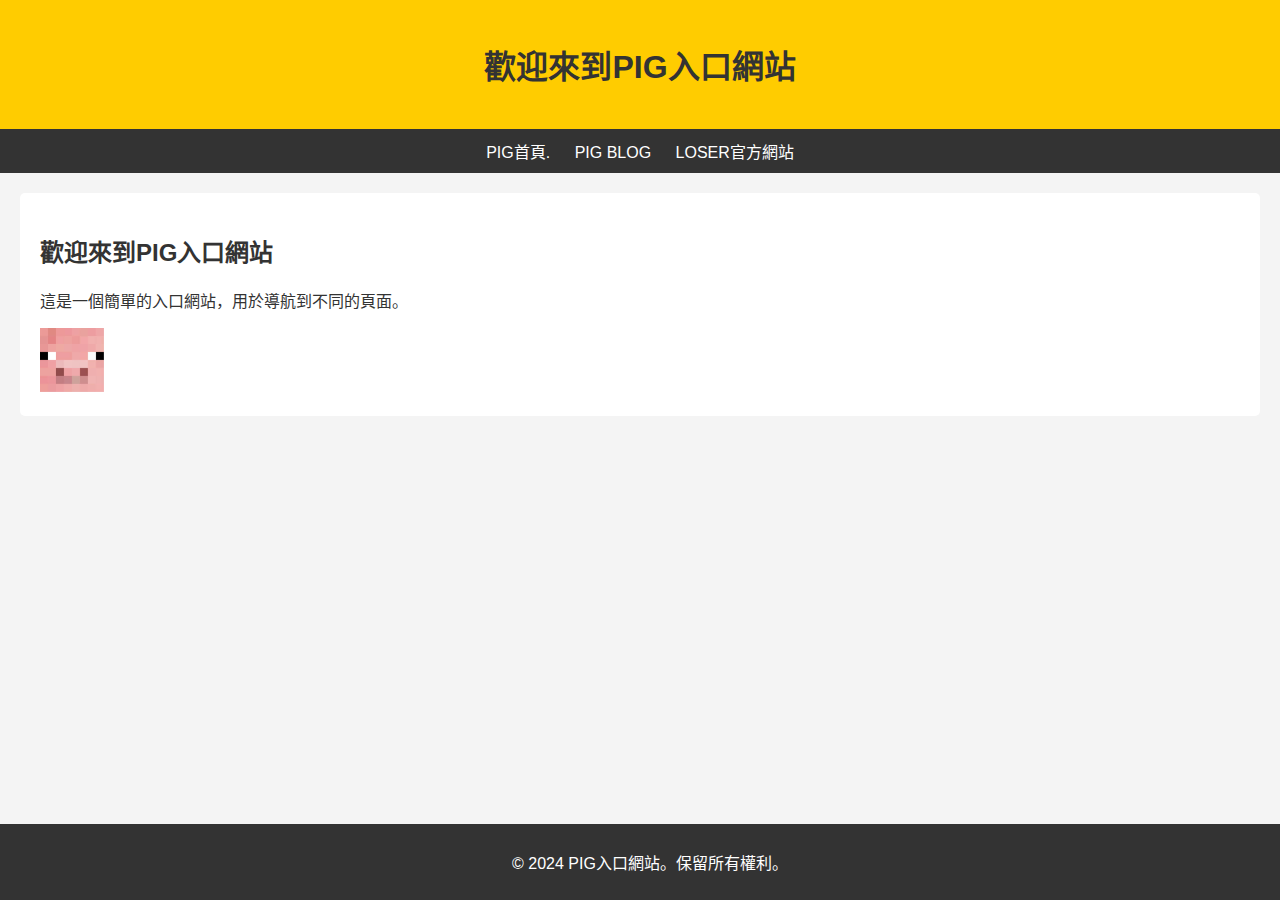
<file: pigcome.html>
<!DOCTYPE html>
<html lang="zh-CN">
<head>
    <meta charset="UTF-8">
    <meta name="viewport" content="width=device-width, initial-scale=1.0">
    <title>PIG入口網站</title>
    <!-- 添加網站圖標 -->
    <link rel="icon" href="server-icon32.png" type="image/x-icon">
    <style>
        body {
            font-family: Arial, sans-serif;
            margin: 0;
            padding: 0;
            background-color: #f4f4f4;
            color: #333;
        }
        header {
            background-color: #ffcc00; /* 黃色 */
            color: #333;
            padding: 20px;
            text-align: center;
        }
        nav {
            background-color: #333; /* 黑色 */
            text-align: center;
            padding: 10px;
        }
        nav a {
            color: #fff;
            text-decoration: none;
            margin: 0 10px;
        }
        section {
            padding: 20px;
            margin: 20px;
            background-color: #fff;
            border-radius: 5px;
        }
        footer {
            background-color: #333;
            color: #fff;
            text-align: center;
            padding: 10px;
            position: fixed;
            bottom: 0;
            width: 100%;
        }
    </style>
</head>
<body>
    <header>
        <h1>歡迎來到PIG入口網站</h1>
    </header>
    <nav>
        <a href="http://piginc.pp.ua">PIG首頁.</a>
        <a href="http://pigwin.pp.ua">PIG BLOG</a>
        <a href="http://loser.pp.ua">LOSER官方網站</a>
    </nav>
    <section>
        <h2>歡迎來到PIG入口網站</h2>
        <p>這是一個簡單的入口網站，用於導航到不同的頁面。</p>
        <img src="server-icon.png" alt="pig">
    </section>
    <footer>
        <p>&copy; 2024 PIG入口網站。保留所有權利。</p>
    </footer>
</body>
</html>
</file>
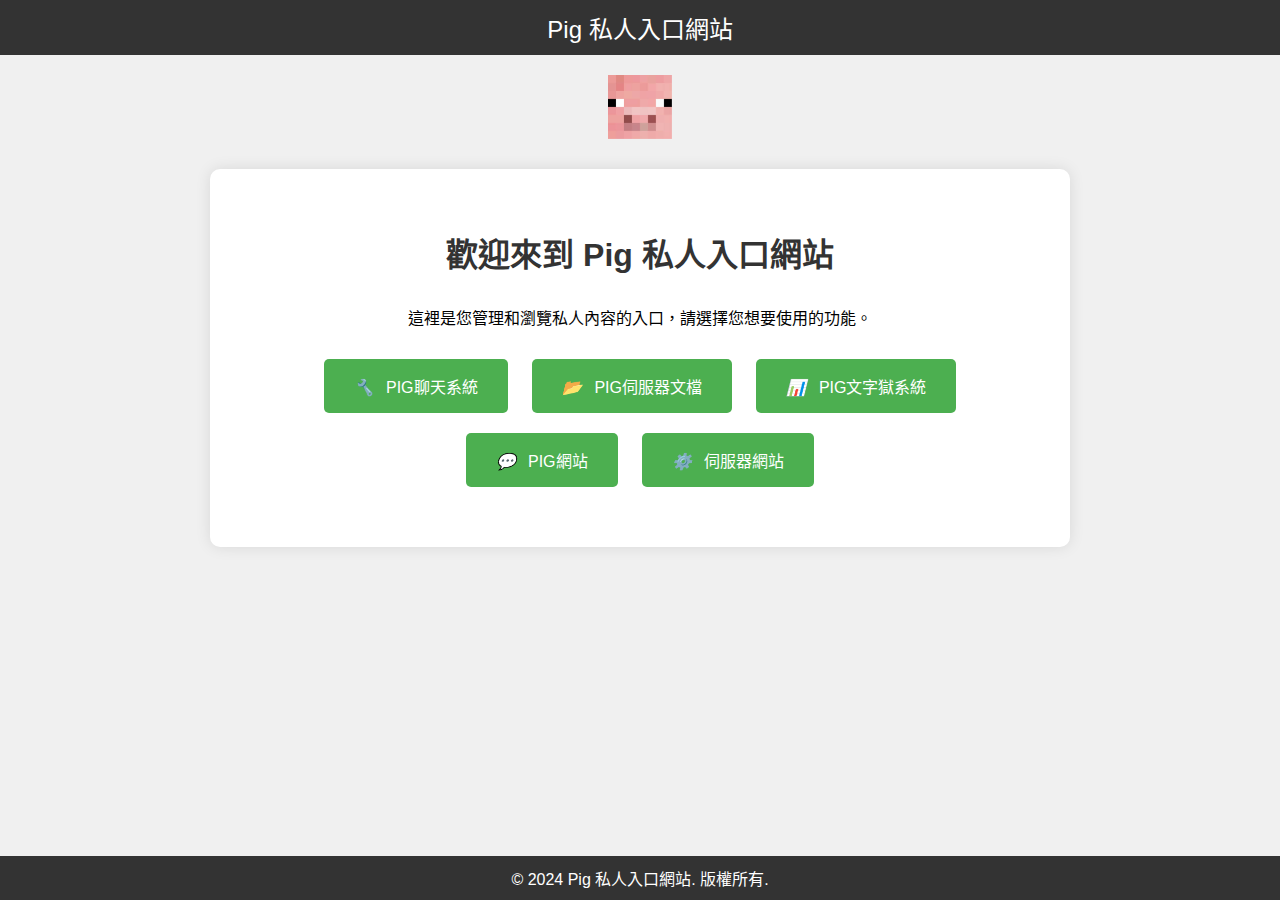
<file: pigpig.html>
<!DOCTYPE html>
<html lang="zh-TW">
<head>
    <meta charset="UTF-8">
    <meta name="viewport" content="width=device-width, initial-scale=1.0">
    <title>Pig 私人入口網站</title>
    <style>
        body {
            font-family: Arial, sans-serif;
            background-color: #f0f0f0;
            margin: 0;
            padding: 0;
        }

        /* 頁首動畫 */
        header {
            background-color: #333;
            padding: 10px 0;
            text-align: center;
            color: white;
            font-size: 24px;
            position: relative;
            animation: slideDown 1s ease-in-out;
        }

        /* 商標 */
        .logo {
            display: block;
            margin: 20px auto;
            max-width: 150px;
            animation: fadeIn 1.5s ease-in-out;
        }

        h1 {
            color: #333;
            margin: 30px 0;
            animation: fadeIn 2s ease-in-out;
        }

        .container {
            background-color: #fff;
            padding: 30px;
            border-radius: 10px;
            box-shadow: 0 0 15px rgba(0, 0, 0, 0.1);
            max-width: 800px;
            margin: 30px auto;
            text-align: center;
            animation: fadeIn 2s ease-in-out;
        }

        .button-container {
            margin: 20px 0;
        }

        .button {
            display: inline-block;
            padding: 15px 30px;
            margin: 10px;
            background-color: #4CAF50;
            color: white;
            border: none;
            border-radius: 5px;
            text-decoration: none;
            font-size: 16px;
            transition: background-color 0.3s;
        }

        .button:hover {
            background-color: #45a049;
        }

        .button i {
            margin-right: 8px;
        }

        /* 頁腳動畫 */
        footer {
            background-color: #333;
            color: white;
            text-align: center;
            padding: 10px 0;
            position: fixed;
            bottom: 0;
            width: 100%;
            animation: slideUp 1s ease-in-out;
        }

        /* 動畫效果 */
        @keyframes slideDown {
            from { top: -100px; opacity: 0; }
            to { top: 0; opacity: 1; }
        }

        @keyframes slideUp {
            from { bottom: -100px; opacity: 0; }
            to { bottom: 0; opacity: 1; }
        }

        @keyframes fadeIn {
            from { opacity: 0; }
            to { opacity: 1; }
        }

        /* 響應式設計 */
        @media (max-width: 768px) {
            .button {
                width: 80%;
                margin: 10px auto;
            }

            .container {
                padding: 20px;
            }
        }
    </style>
</head>
<body>

    <!-- 頁首區域 -->
    <header>
        Pig 私人入口網站
    </header>

    <!-- 商標 -->
    <img src="/server-icon.png" alt="Pig商標" class="logo">

    <!-- 主體內容 -->
    <div class="container">
        <h1>歡迎來到 Pig 私人入口網站</h1>
        <p>這裡是您管理和瀏覽私人內容的入口，請選擇您想要使用的功能。</p>
        <div class="button-container">
            <a href="https://dcs.loser.pp.ua/" class="button"><i>🔧</i> PIG聊天系統</a>
            <a href="https://docs.pigwin.pp.ua/foxmcserver" class="button"><i>📂</i> PIG伺服器文檔</a>
            <a href="http://awa.freeserver.tw:22073/" class="button"><i>📊</i> PIG文字獄系統</a>
            <a href="https://piginc.pp.ua/" class="button"><i>💬</i> PIG網站</a>
            <a href="https://dream.piginc.pp.ua/" class="button"><i>⚙️</i> 伺服器網站</a>
        </div>
    </div>

    <!-- 頁腳區域 -->
    <footer>
        &copy; 2024 Pig 私人入口網站. 版權所有.
    </footer>

</body>
</html>
</file>
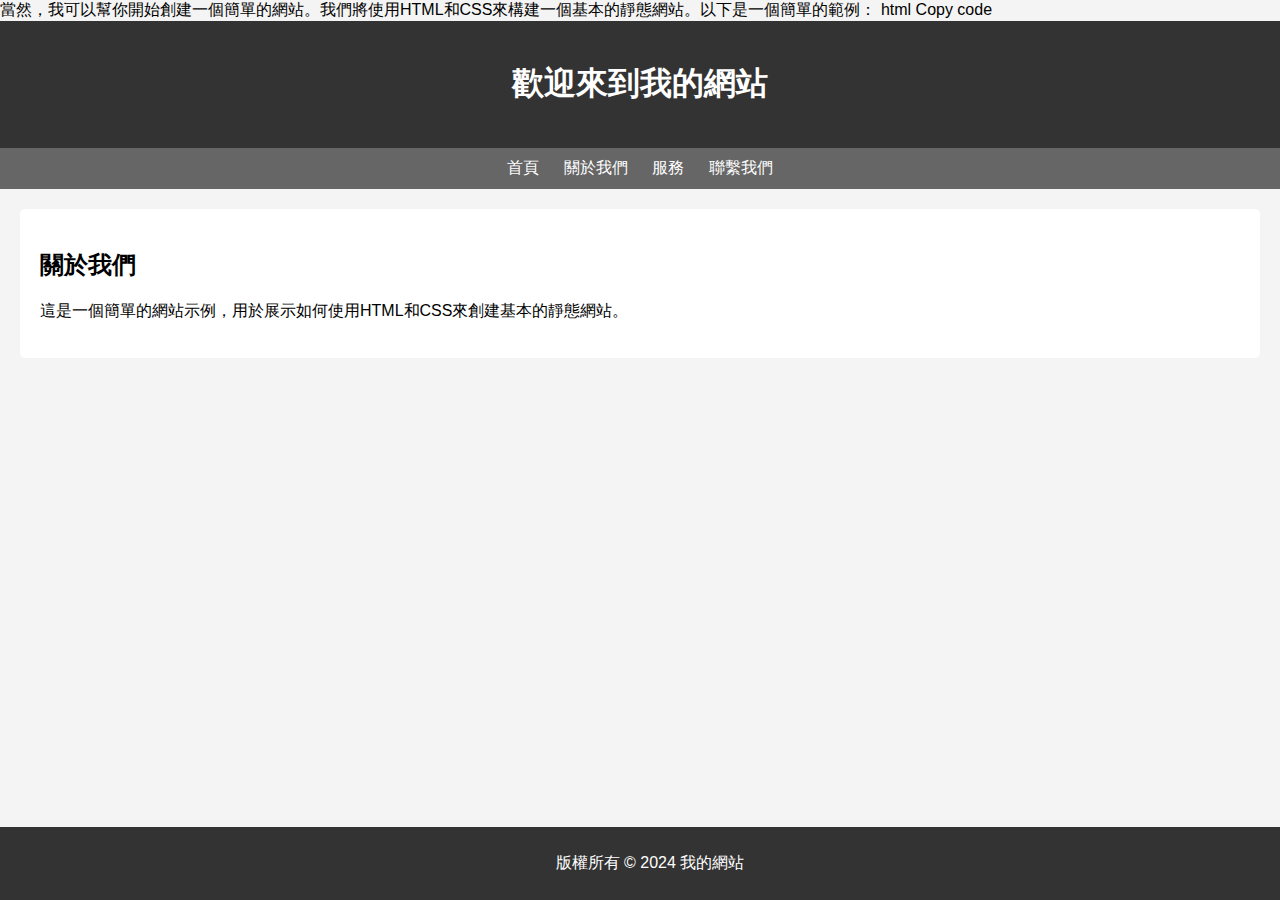
<file: tw.html>
當然，我可以幫你開始創建一個簡單的網站。我們將使用HTML和CSS來構建一個基本的靜態網站。以下是一個簡單的範例：

html
Copy code
<!DOCTYPE html>
<html lang="en">
<head>
    <meta charset="UTF-8">
    <meta name="viewport" content="width=device-width, initial-scale=1.0">
    <title>我的網站</title>
    <style>
        body {
            font-family: Arial, sans-serif;
            margin: 0;
            padding: 0;
            background-color: #f4f4f4;
        }
        header {
            background-color: #333;
            color: #fff;
            padding: 20px;
            text-align: center;
        }
        nav {
            background-color: #666;
            text-align: center;
            padding: 10px;
        }
        nav a {
            color: #fff;
            text-decoration: none;
            margin: 0 10px;
        }
        section {
            padding: 20px;
            margin: 20px;
            background-color: #fff;
            border-radius: 5px;
        }
        footer {
            background-color: #333;
            color: #fff;
            text-align: center;
            padding: 10px;
            position: fixed;
            bottom: 0;
            width: 100%;
        }
    </style>
</head>
<body>
    <header>
        <h1>歡迎來到我的網站</h1>
    </header>
    <nav>
        <a href="#">首頁</a>
        <a href="#">關於我們</a>
        <a href="#">服務</a>
        <a href="#">聯繫我們</a>
    </nav>
    <section>
        <h2>關於我們</h2>
        <p>這是一個簡單的網站示例，用於展示如何使用HTML和CSS來創建基本的靜態網站。</p>
    </section>
    <footer>
        <p>版權所有 &copy; 2024 我的網站</p>
    </footer>
</body>
</html>
</file>
